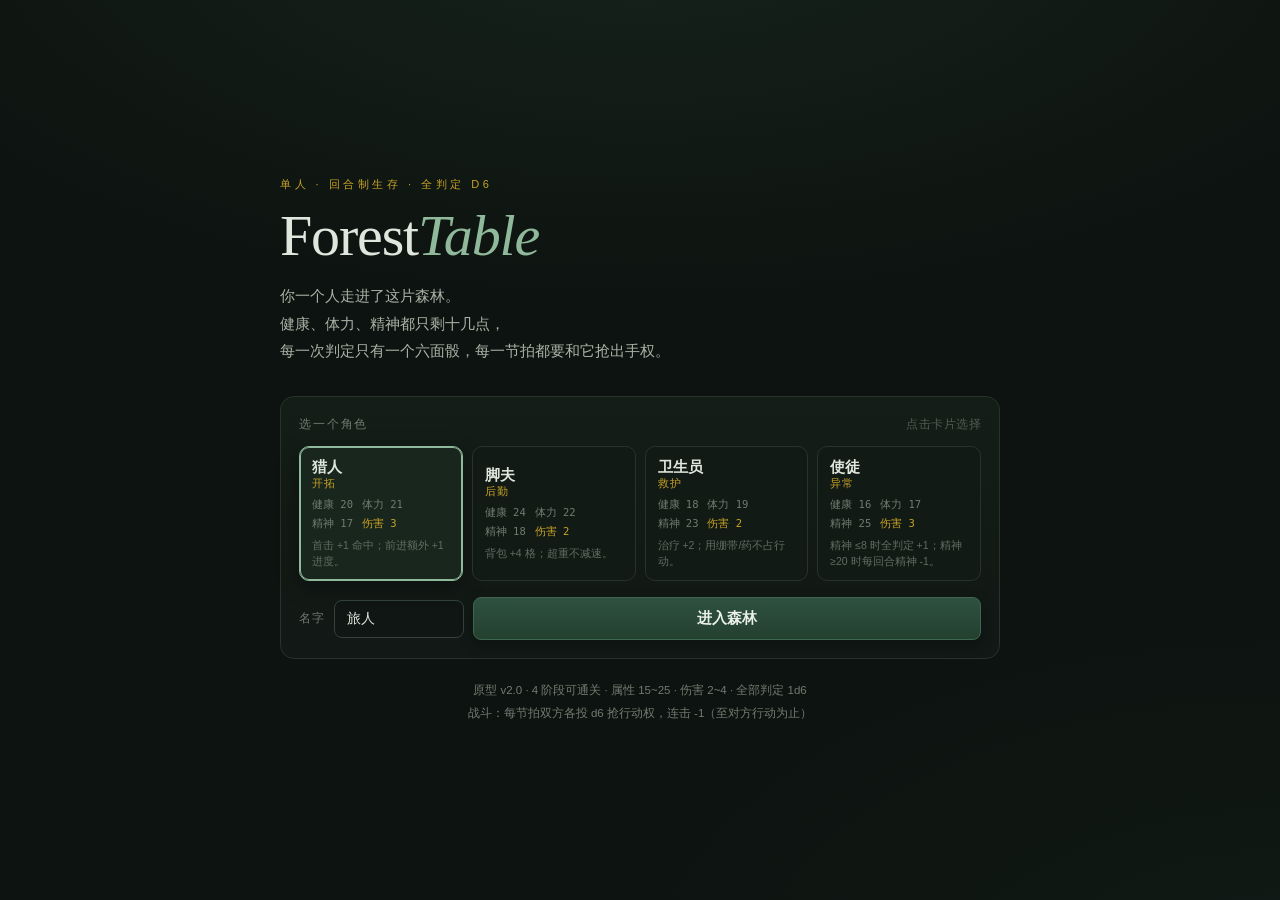
<file: game/index.html>
<!DOCTYPE html>
<html lang="zh-CN">
<head>
<meta charset="UTF-8">
<meta name="viewport" content="width=device-width, initial-scale=1.0">
<title>ForestTable · 克苏鲁森林逃生</title>
<link rel="stylesheet" href="css/style.css">
</head>
<body>

<!-- ================= 标题：选一个角色 ================= -->
<section id="screenTitle" class="screen">
  <div class="titlewrap">
    <div class="tkicker">单人 · 回合制生存 · 全判定 d6</div>
    <h1>Forest<span>Table</span></h1>
    <p class="tsub">你一个人走进了这片森林。<br>健康、体力、精神都只剩十几点，<br>每一次判定只有一个六面骰，每一节拍都要和它抢出手权。</p>

    <div class="setup">
      <div class="suhead"><span>选一个角色</span><span class="hint">点击卡片选择</span></div>
      <div id="roster" class="charcards"></div>
      <div class="namerow">
        <label>名字</label>
        <input id="playerName" maxlength="8" value="旅人">
        <button id="startBtn" class="primary big">进入森林</button>
        <button id="continueBtn" class="ghost big hidden">继续存档</button>
      </div>
    </div>

    <div class="tnote">
      原型 v2.0 · 4 阶段可通关 · 属性 15~25 · 伤害 2~4 · 全部判定 1d6<br>
      战斗：每节拍双方各投 d6 抢行动权，连击 -1（至对方行动为止）
    </div>
  </div>
</section>

<!-- ================= 游戏主界面 ================= -->
<section id="screenGame" class="screen hidden">
  <header id="topbar"></header>
  <div class="board">
    <aside class="left">
      <div id="playersCol"></div>
      <div class="panel" id="invPanel"></div>
    </aside>
    <main class="center">
      <div id="sceneBox"></div>
      <div id="stageBox"></div>
    </main>
    <aside class="side">
      <div class="panel" id="craftPanel"></div>
      <div id="previewBox"></div>
      <div class="panel" id="logPanel"></div>
    </aside>
  </div>
</section>

<div id="modalLayer"></div>
<div id="toastLayer"></div>

<script src="js/data.js"></script>
<script src="js/engine.js"></script>
<script src="js/ui.js"></script>
<script>
  document.addEventListener('DOMContentLoaded', function () { FT.UI.init(); });
</script>
</body>
</html>
</file>
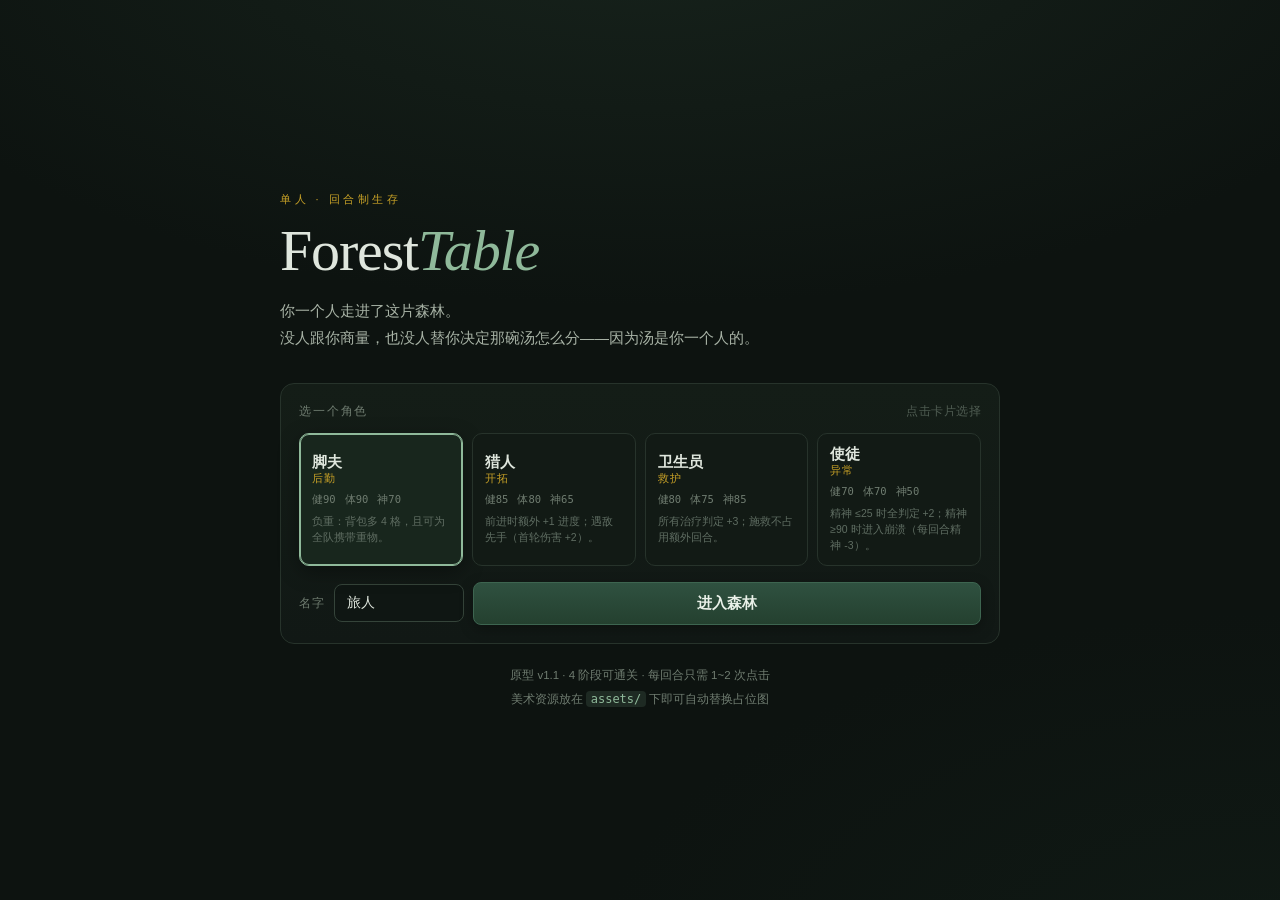
<file: web/index.html>
<!DOCTYPE html>
<html lang="zh-CN">
<head>
<meta charset="UTF-8">
<meta name="viewport" content="width=device-width, initial-scale=1.0">
<title>ForestTable · 克苏鲁森林逃生</title>
<link rel="stylesheet" href="css/style.css">
</head>
<body>

<!-- ================= 标题：选一个角色 ================= -->
<section id="screenTitle" class="screen">
  <div class="titlewrap">
    <div class="tkicker">单人 · 回合制生存</div>
    <h1>Forest<span>Table</span></h1>
    <p class="tsub">你一个人走进了这片森林。<br>没人跟你商量，也没人替你决定那碗汤怎么分——因为汤是你一个人的。</p>

    <div class="setup">
      <div class="suhead"><span>选一个角色</span><span class="hint">点击卡片选择</span></div>
      <div id="roster" class="charcards"></div>
      <div class="namerow">
        <label>名字</label>
        <input id="playerName" maxlength="8" value="旅人">
        <button id="startBtn" class="primary big">进入森林</button>
        <button id="continueBtn" class="ghost big hidden">继续存档</button>
      </div>
    </div>

    <div class="tnote">
      原型 v1.1 · 4 阶段可通关 · 每回合只需 1~2 次点击<br>
      美术资源放在 <code>assets/</code> 下即可自动替换占位图
    </div>
  </div>
</section>

<!-- ================= 游戏主界面 ================= -->
<section id="screenGame" class="screen hidden">
  <header id="topbar"></header>
  <div class="board">
    <aside class="left">
      <div id="playersCol"></div>
      <div class="panel" id="invPanel"></div>
    </aside>
    <main class="center">
      <div id="sceneBox"></div>
      <div id="stageBox"></div>
    </main>
    <aside class="side">
      <div id="previewBox"></div>
      <div class="panel" id="logPanel"></div>
    </aside>
  </div>
</section>

<div id="modalLayer"></div>
<div id="toastLayer"></div>

<script src="js/data.js"></script>
<script src="js/engine.js"></script>
<script src="js/ui.js"></script>
<script>
  document.addEventListener('DOMContentLoaded', function () { FT.UI.init(); });
</script>
</body>
</html>
</file>
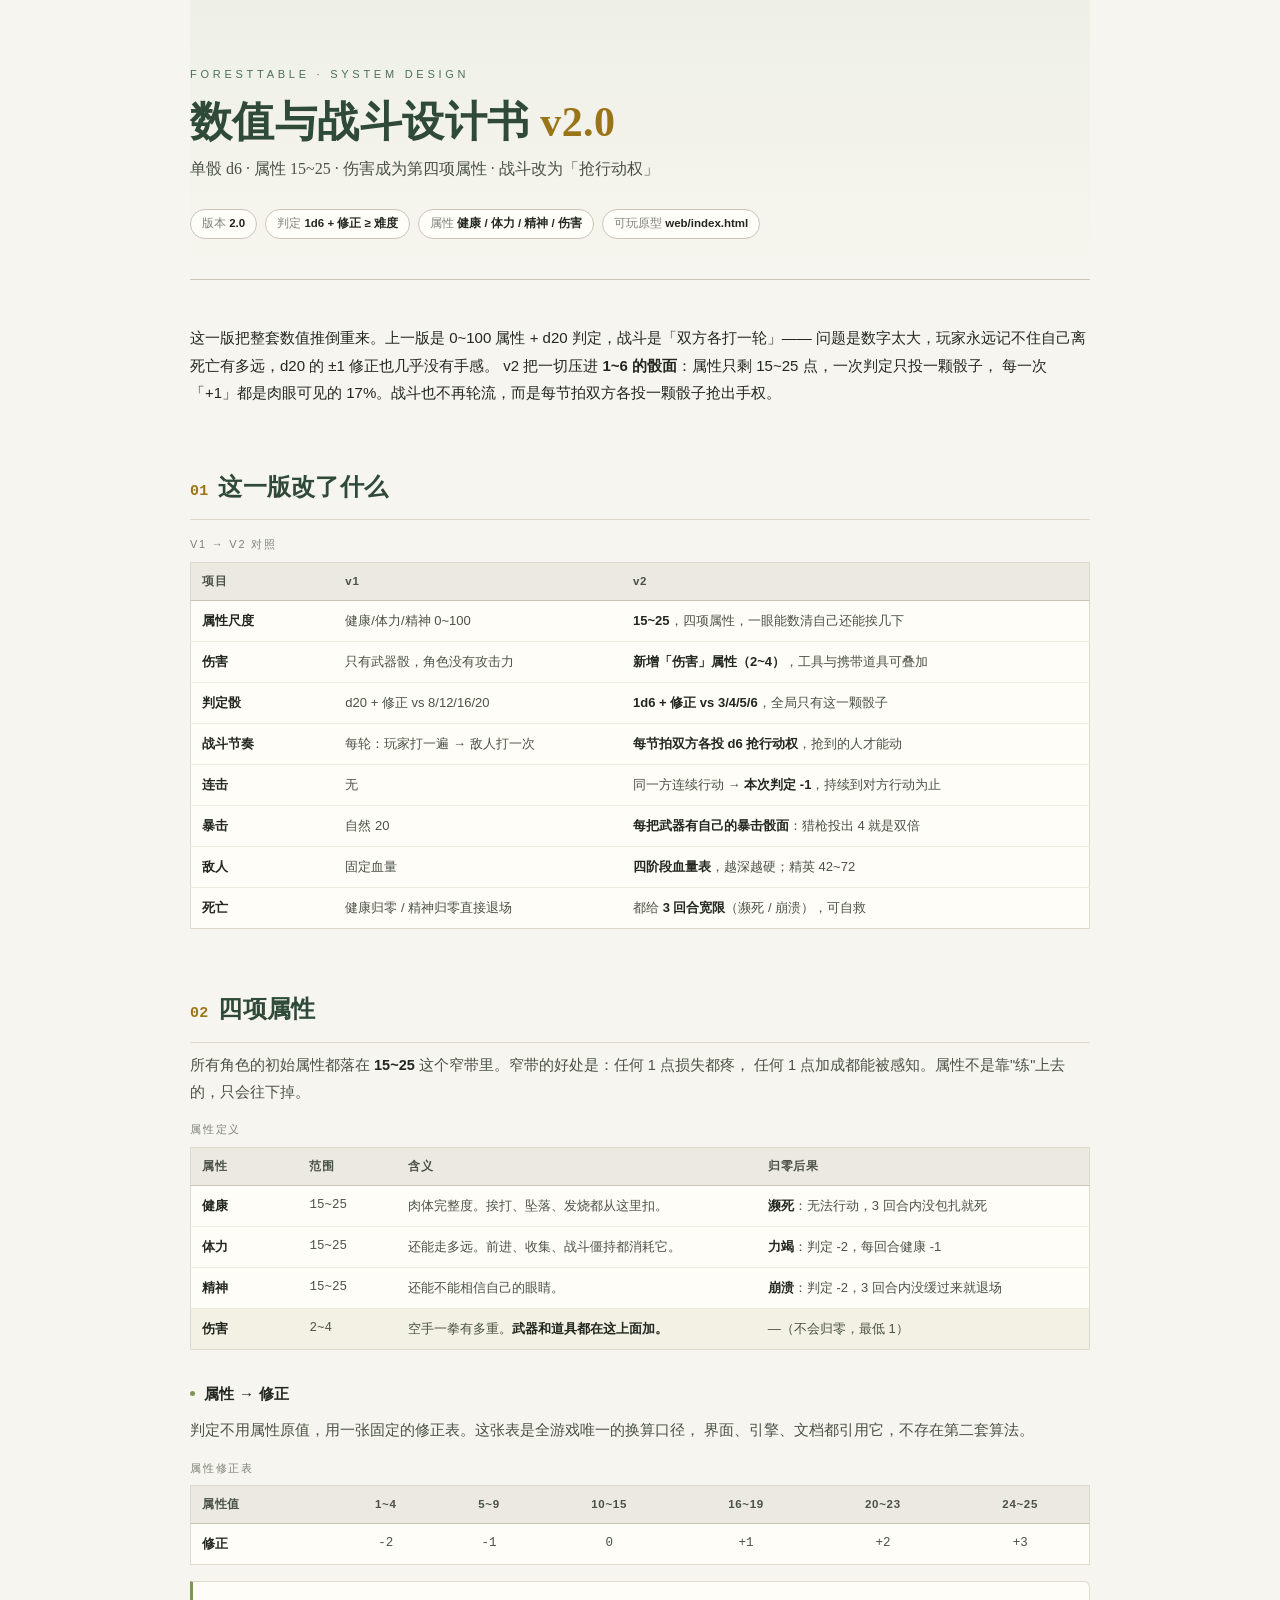
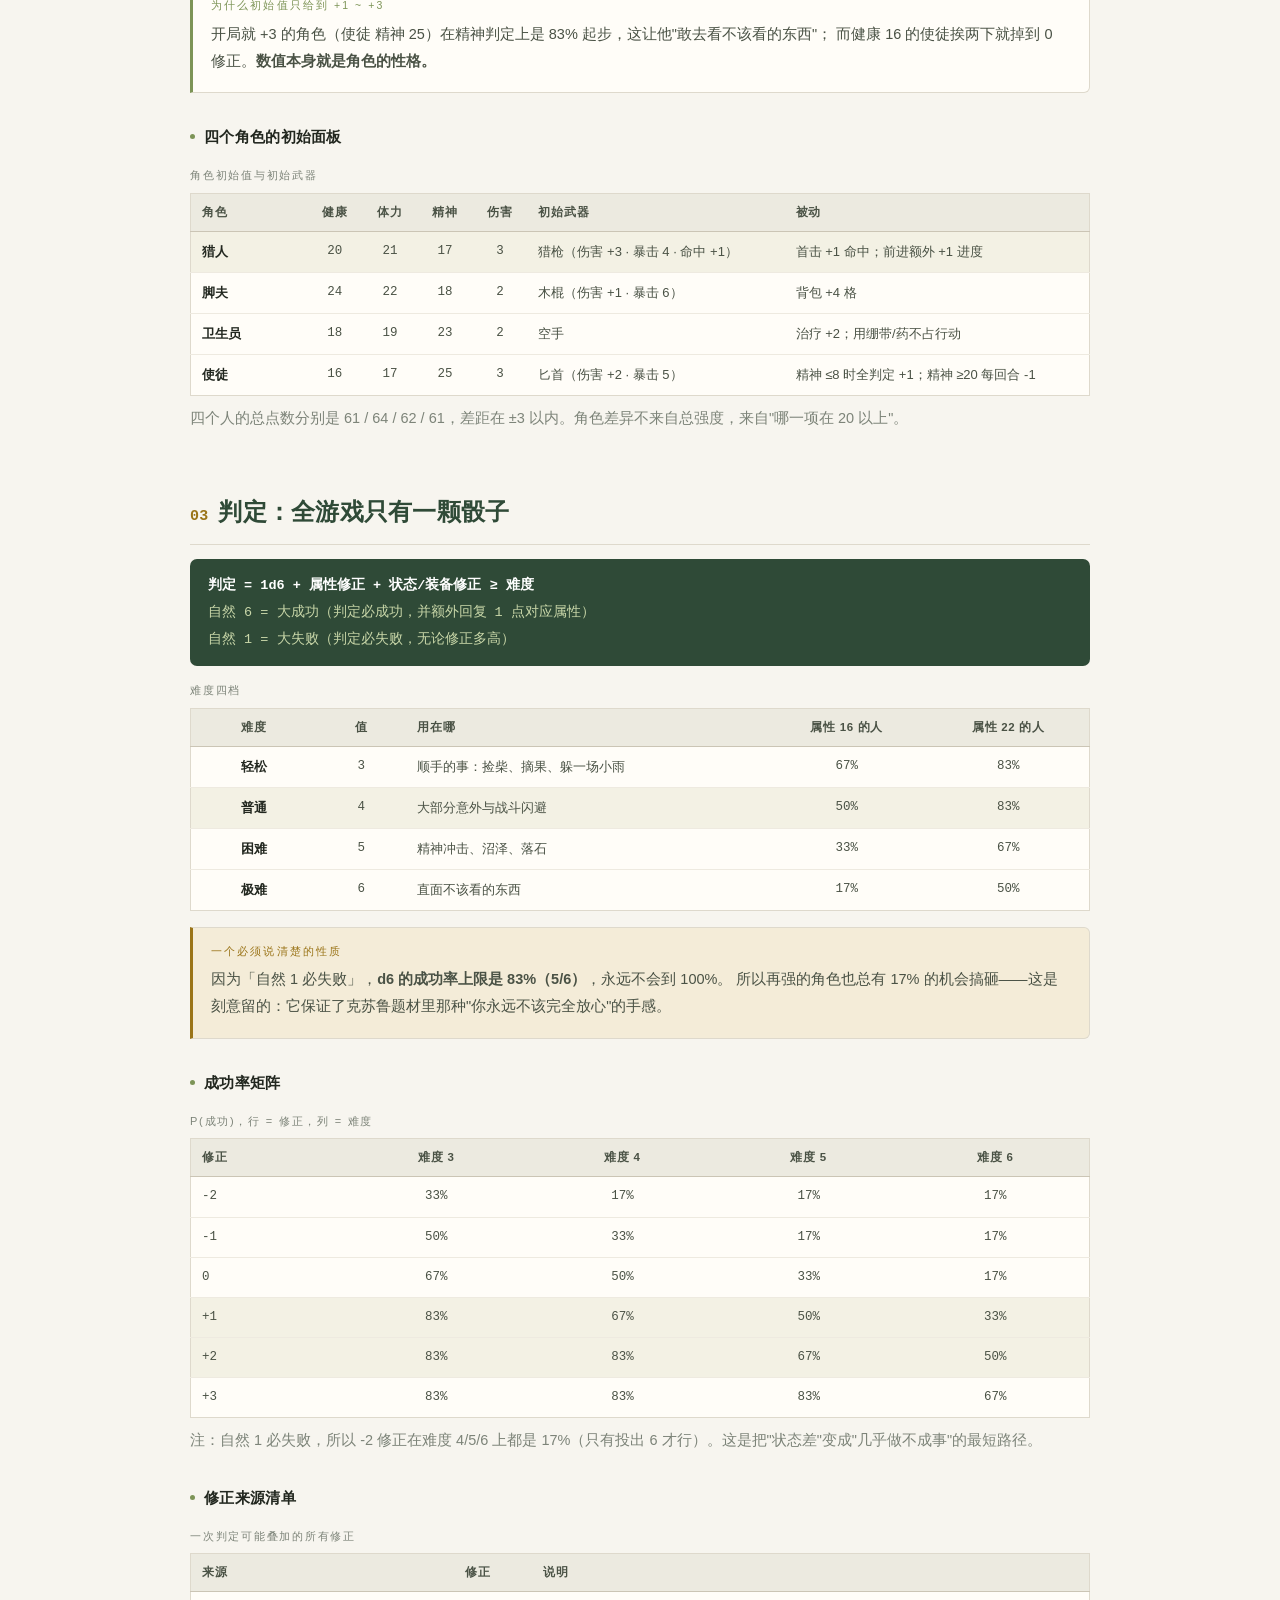
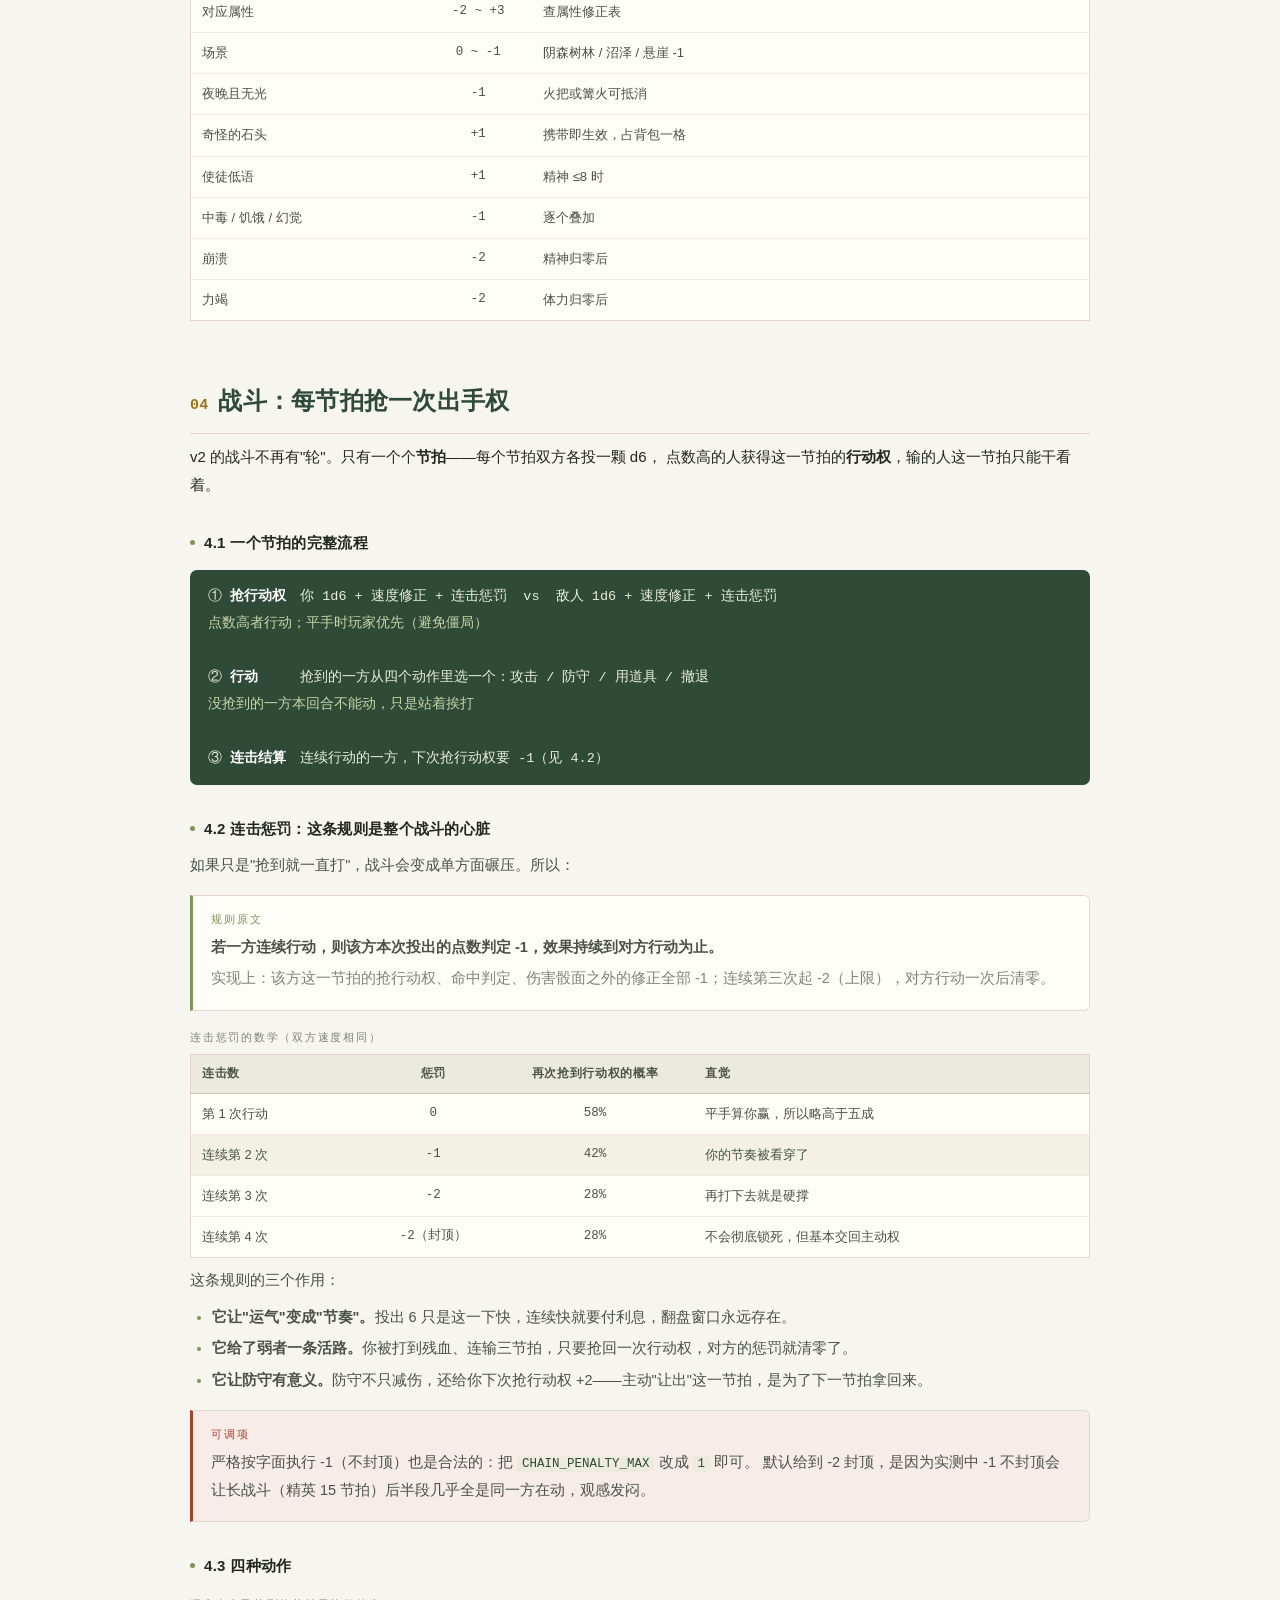
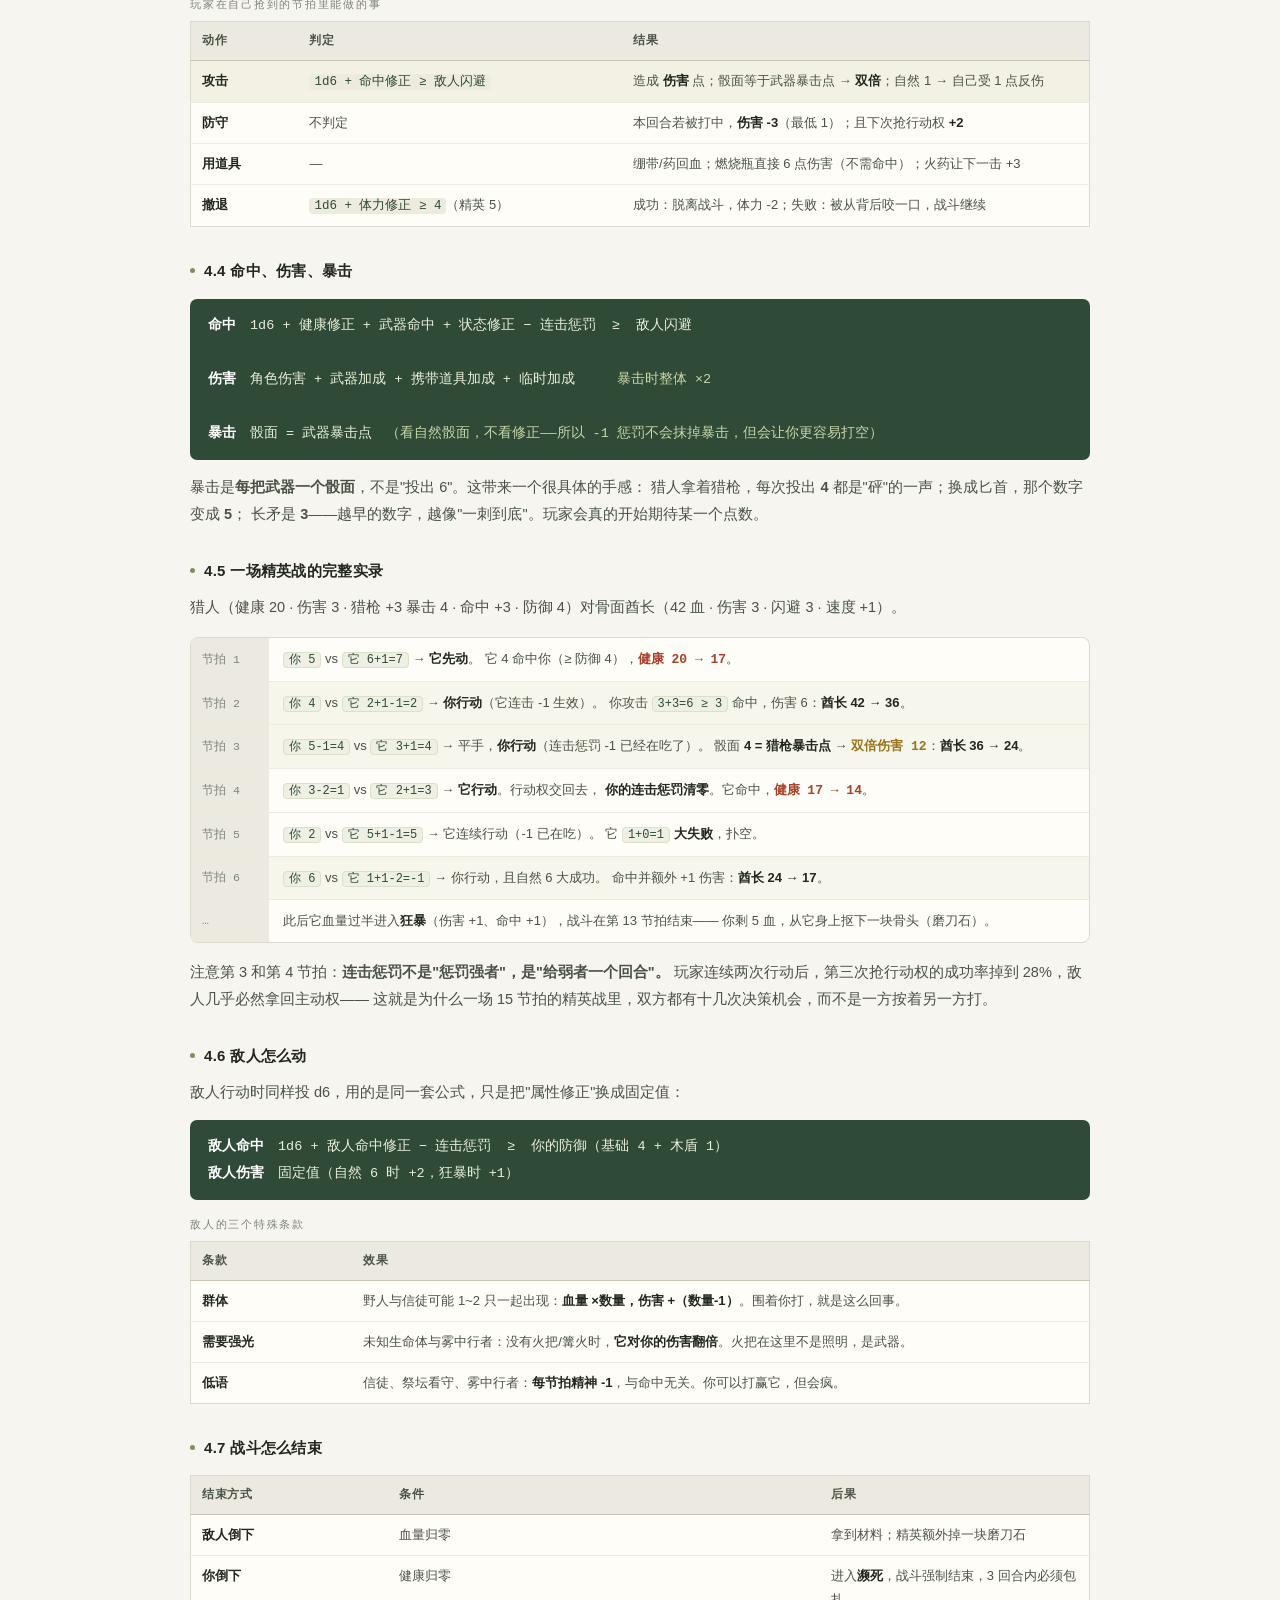
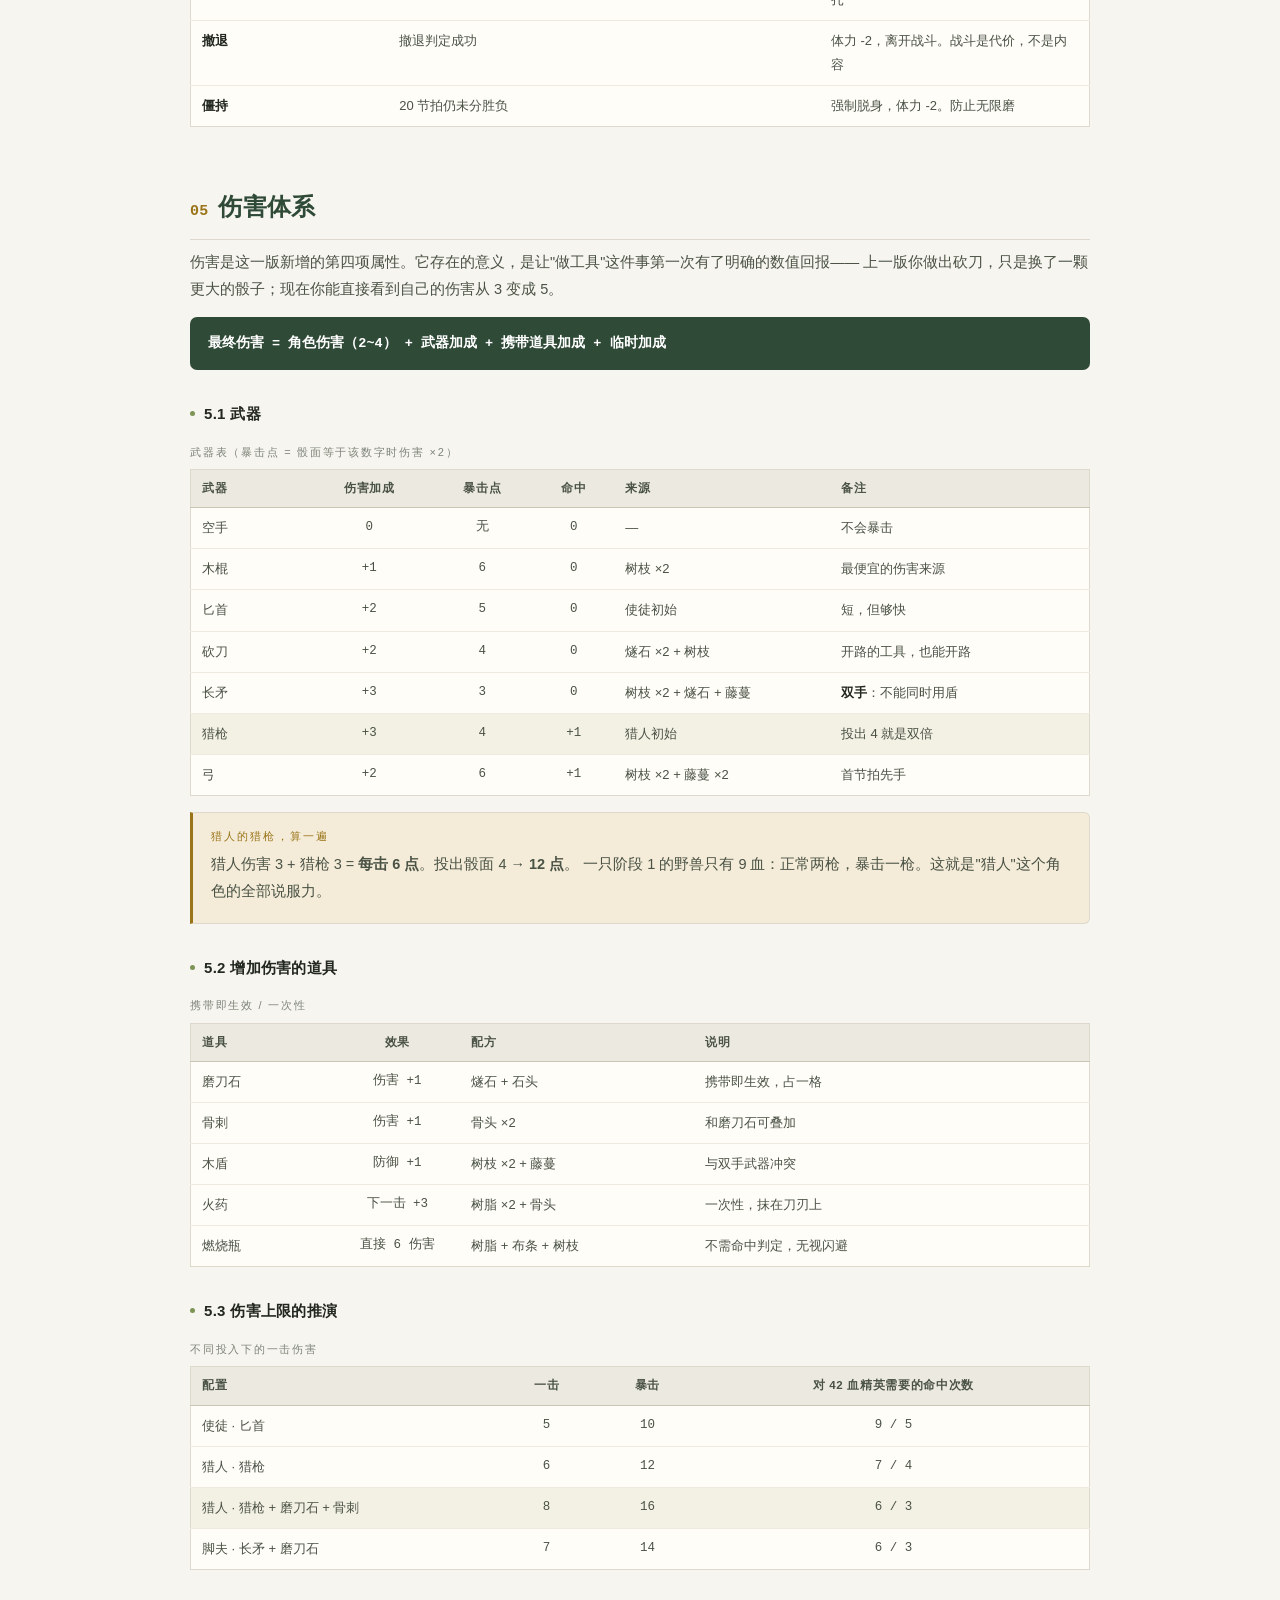
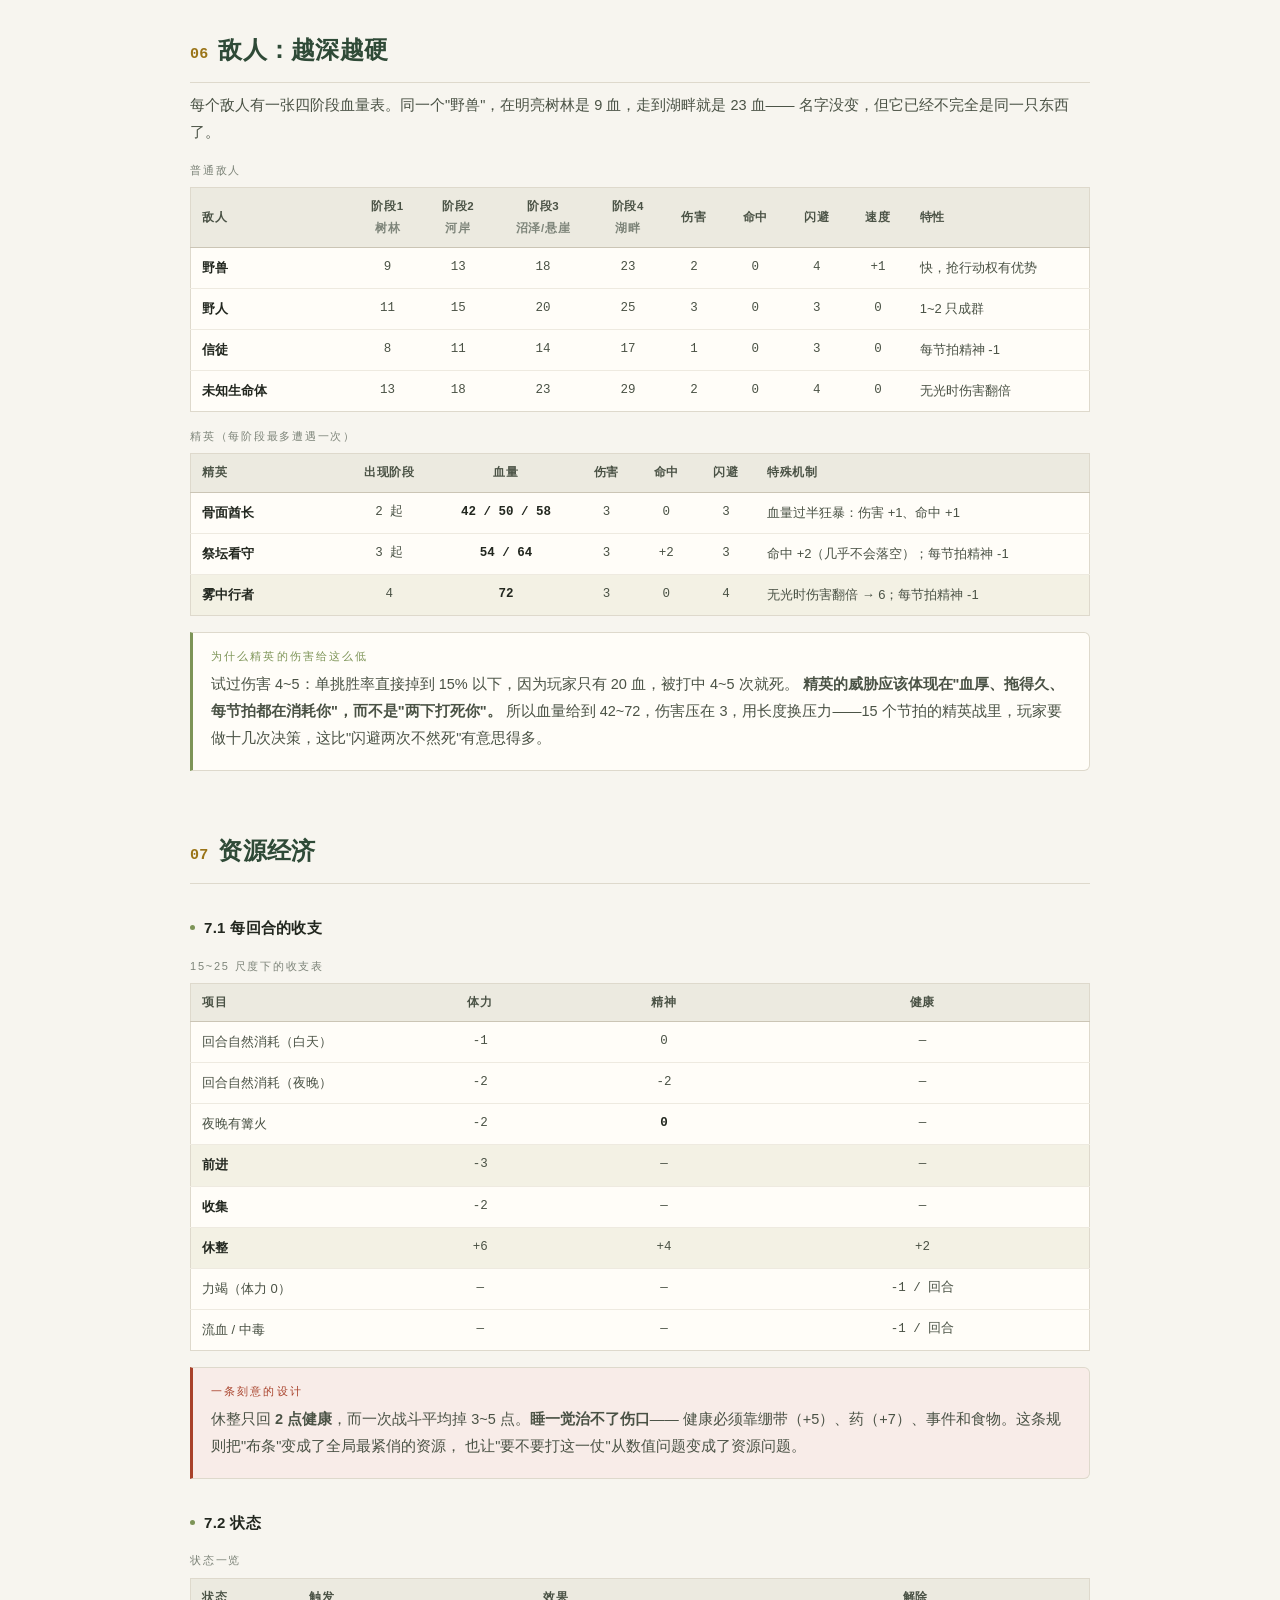
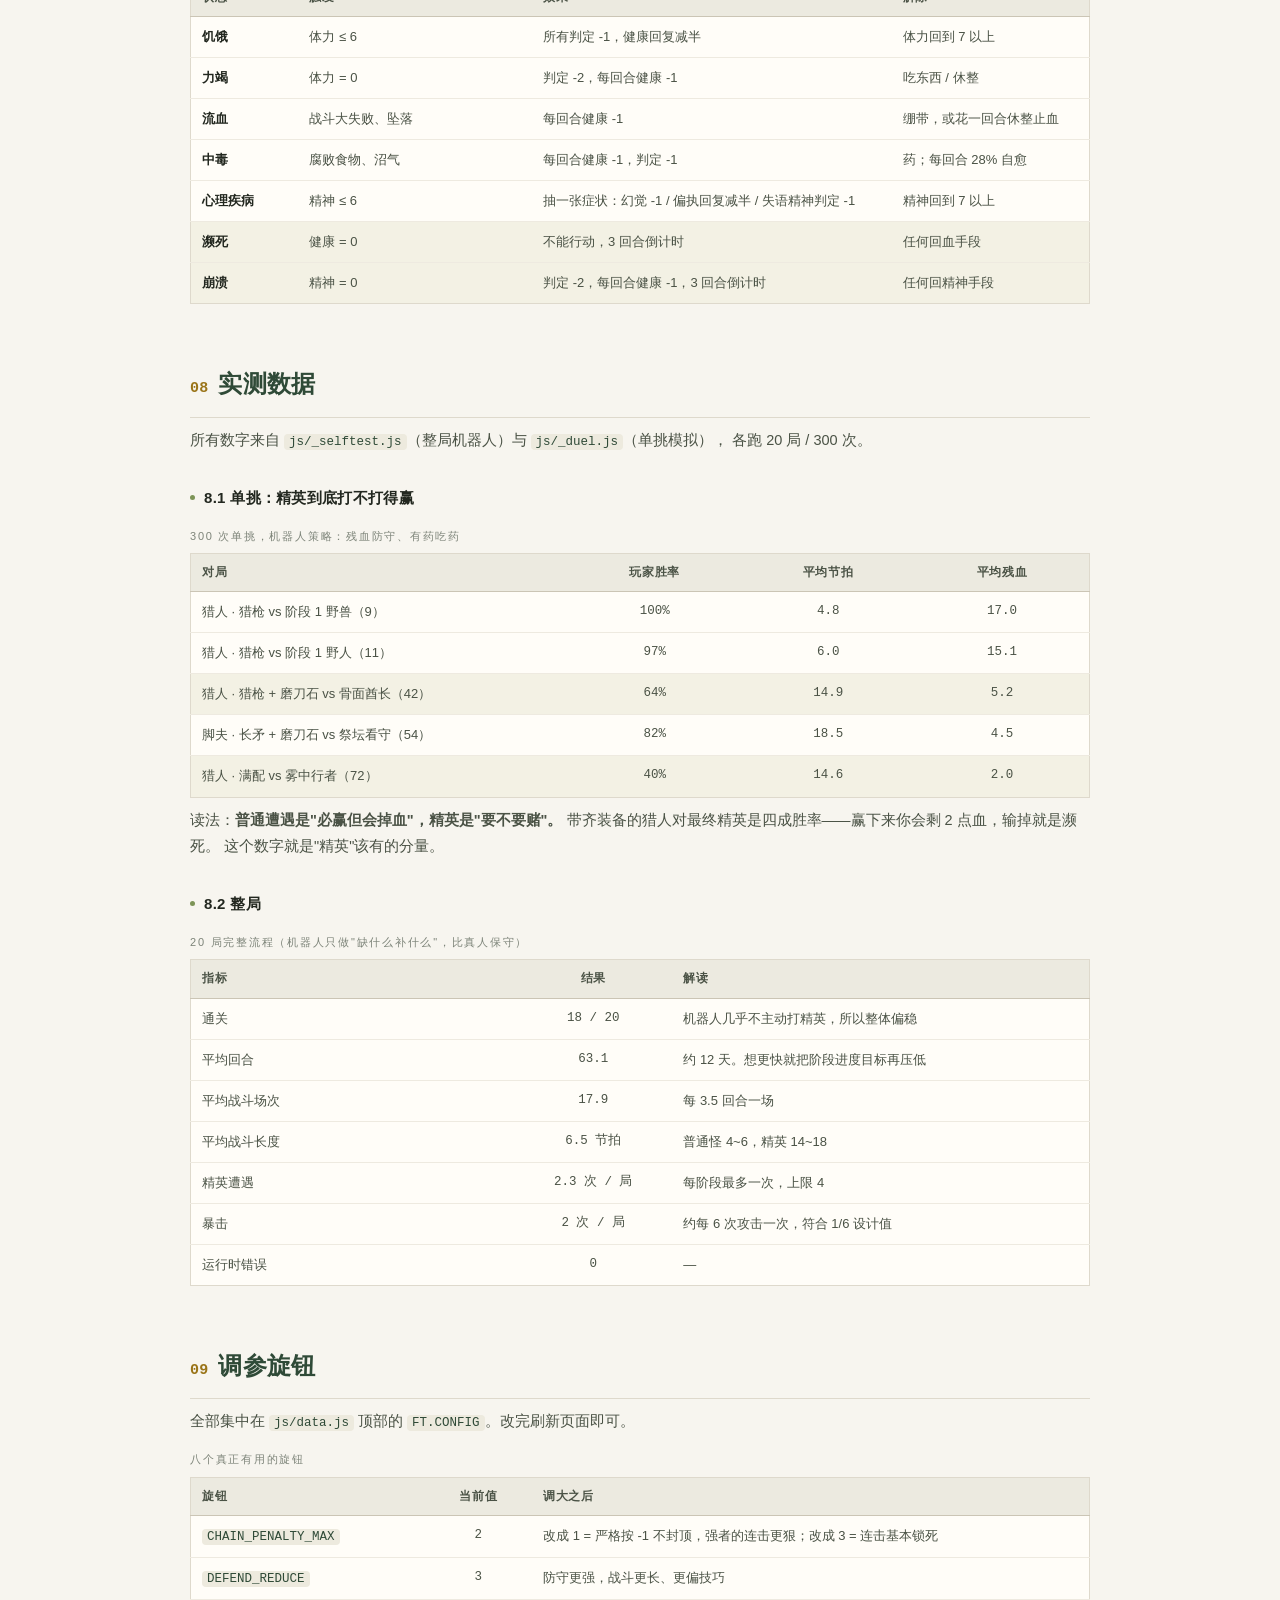
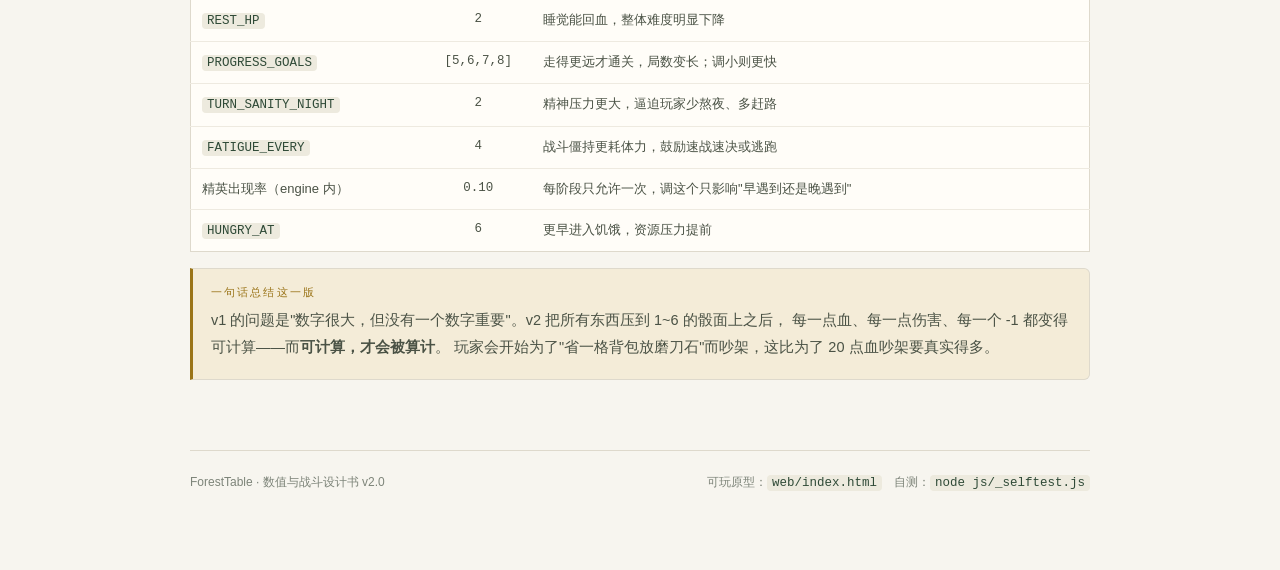
<file: game/设计文档_v2.html>
<!DOCTYPE html>
<html lang="zh-CN">
<head>
<meta charset="UTF-8">
<meta name="viewport" content="width=device-width, initial-scale=1.0">
<title>ForestTable · 数值与战斗设计书 v2.0</title>
<style>
  :root{
    --paper:#f7f5ef; --paper2:#fffdf8; --ink:#22271f; --ink2:#4a5245; --ink3:#7d8479;
    --line:#ded9cc; --line2:#cbc5b5;
    --green:#2f4a37; --green2:#4d7059; --moss:#7d9457;
    --brass:#9a7418; --brass-bg:#f4ecd8;
    --red:#a8412a; --red-bg:#f8ece8;
    --blue:#3d5f7a;
    --mono:Consolas,"SFMono-Regular",Menlo,monospace;
    --serif:Georgia,"Songti SC","SimSun",serif;
    --sans:-apple-system,BlinkMacSystemFont,"Segoe UI","PingFang SC","Microsoft YaHei",sans-serif;
  }
  *{box-sizing:border-box}
  body{
    margin:0;background:var(--paper);color:var(--ink);font-family:var(--sans);
    font-size:14.5px;line-height:1.85;-webkit-font-smoothing:antialiased;
  }
  .wrap{max-width:960px;margin:0 auto;padding:0 30px 90px}

  /* ---------- 封面 ---------- */
  header{
    padding:64px 0 40px;border-bottom:1px solid var(--line2);margin-bottom:44px;
    background:linear-gradient(180deg,#eef0e6,transparent);
  }
  .kicker{font-size:11px;letter-spacing:.34em;color:var(--green2);text-transform:uppercase;margin-bottom:14px}
  h1{font-family:var(--serif);font-size:42px;line-height:1.18;margin:0 0 6px;letter-spacing:.01em;color:var(--green);font-weight:600}
  h1 em{font-style:normal;color:var(--brass)}
  .sub{font-family:var(--serif);font-size:16px;color:var(--ink2);margin:0 0 26px}
  .metas{display:flex;flex-wrap:wrap;gap:8px}
  .meta{font-size:11.5px;padding:3px 11px;border:1px solid var(--line2);border-radius:20px;color:var(--ink3);background:var(--paper2)}
  .meta b{color:var(--ink);font-weight:600}

  /* ---------- 结构 ---------- */
  h2{
    font-family:var(--serif);font-size:24px;color:var(--green);margin:58px 0 4px;font-weight:600;
    padding-bottom:10px;border-bottom:1px solid var(--line);letter-spacing:.01em;
  }
  h2 .no{color:var(--brass);font-size:15px;margin-right:10px;font-family:var(--mono)}
  h3{font-size:15px;margin:30px 0 8px;color:var(--ink);font-weight:600;letter-spacing:.02em}
  h3::before{content:"";display:inline-block;width:5px;height:5px;background:var(--moss);border-radius:50%;margin-right:9px;vertical-align:3px}
  h4{font-size:13px;margin:20px 0 6px;color:var(--ink2);font-weight:600}
  p{margin:9px 0;color:var(--ink2)}
  p.lead{font-size:15px;color:var(--ink)}
  strong{color:var(--ink);font-weight:600}
  code{font-family:var(--mono);font-size:12.5px;background:#edeade;padding:1px 5px;border-radius:4px;color:var(--green)}

  /* ---------- 表格 ---------- */
  table{width:100%;border-collapse:collapse;margin:14px 0 6px;font-size:13px;background:var(--paper2);border:1px solid var(--line)}
  caption{caption-side:top;text-align:left;font-size:11px;letter-spacing:.16em;color:var(--ink3);text-transform:uppercase;padding-bottom:7px}
  th{background:#eceae0;text-align:left;font-weight:600;font-size:11.5px;letter-spacing:.06em;color:var(--ink2);padding:8px 11px;border-bottom:1px solid var(--line2);white-space:nowrap}
  td{padding:8px 11px;border-bottom:1px solid #eeeae0;color:var(--ink2);vertical-align:top}
  tr:last-child td{border-bottom:none}
  td b,th b{color:var(--ink)}
  .num{font-family:var(--mono);font-size:12.5px;white-space:nowrap}
  .c{text-align:center}
  tr.hi td{background:#f3f1e4}
  .dim{color:var(--ink3)}

  /* ---------- 卡片/强调块 ---------- */
  .box{border:1px solid var(--line);border-left:3px solid var(--moss);background:var(--paper2);padding:14px 18px;margin:16px 0;border-radius:0 6px 6px 0}
  .box .bt{font-size:10.5px;letter-spacing:.2em;text-transform:uppercase;color:var(--moss);margin-bottom:5px}
  .box p{margin:4px 0}
  .box.warn{border-left-color:var(--red);background:var(--red-bg)}
  .box.warn .bt{color:var(--red)}
  .box.brass{border-left-color:var(--brass);background:var(--brass-bg)}
  .box.brass .bt{color:var(--brass)}

  .formula{
    font-family:var(--mono);font-size:13.5px;background:var(--green);color:#e8efd9;
    padding:13px 18px;border-radius:7px;margin:14px 0;line-height:2;
  }
  .formula i{color:#c8d6a8;font-style:normal}
  .formula b{color:#fff;font-weight:600}

  /* 字段网格 */
  .grid{display:grid;grid-template-columns:repeat(2,1fr);gap:12px;margin:14px 0}
  .gitem{border:1px solid var(--line);background:var(--paper2);padding:12px 15px;border-radius:6px}
  .gitem .gt{font-size:11px;letter-spacing:.14em;color:var(--brass);text-transform:uppercase;margin-bottom:3px}
  .gitem .gv{font-family:var(--serif);font-size:19px;color:var(--green)}
  .gitem .gd{font-size:12px;color:var(--ink3);margin-top:2px}

  /* 概率条 */
  .pbar{display:inline-block;width:70px;height:7px;background:#e6e2d6;border-radius:4px;overflow:hidden;vertical-align:1px;margin-right:7px}
  .pbar i{display:block;height:100%;background:var(--moss);border-radius:4px}
  .pbar i.low{background:var(--brass)}
  .pbar i.vlow{background:var(--red)}

  /* 战斗实录 */
  .log{border:1px solid var(--line);border-radius:8px;overflow:hidden;margin:16px 0;background:var(--paper2)}
  .log .lrow{display:grid;grid-template-columns:78px 1fr;border-bottom:1px solid #eeeae0}
  .log .lrow:last-child{border-bottom:none}
  .log .lno{background:#eceae0;padding:9px 11px;font-family:var(--mono);font-size:11.5px;color:var(--ink3);display:flex;align-items:center}
  .log .lctx{padding:9px 14px;font-size:13px;color:var(--ink2)}
  .log .lctx b{color:var(--ink)}
  .log .dice{font-family:var(--mono);font-size:12px;background:#eef0e4;border:1px solid #dcdfc9;border-radius:4px;padding:0 5px;color:var(--green);white-space:nowrap}
  .log .dmg{font-family:var(--mono);color:var(--red);font-weight:600}
  .log .crit{font-family:var(--mono);color:var(--brass);font-weight:600}
  .log .prow{background:#f7f6ec}
  .log .erow{background:#faf4f1}

  ul,ol{margin:10px 0 10px 0;padding-left:22px;color:var(--ink2)}
  li{margin:5px 0}
  li::marker{color:var(--moss)}

  .foot{margin-top:70px;padding-top:20px;border-top:1px solid var(--line);font-size:12px;color:var(--ink3);display:flex;justify-content:space-between;flex-wrap:wrap;gap:10px}

  @media print{
    body{background:#fff}
    header{background:none}
    h2{page-break-after:avoid}
    table,.box,.log{page-break-inside:avoid}
  }
  @media (max-width:720px){
    .wrap{padding:0 18px 60px}
    h1{font-size:30px}
    .grid{grid-template-columns:1fr}
    .log .lrow{grid-template-columns:60px 1fr}
    table{font-size:12px}
  }
</style>
</head>
<body>
<div class="wrap">

<header>
  <div class="kicker">ForestTable · System Design</div>
  <h1>数值与战斗设计书 <em>v2.0</em></h1>
  <p class="sub">单骰 d6 · 属性 15~25 · 伤害成为第四项属性 · 战斗改为「抢行动权」</p>
  <div class="metas">
    <span class="meta">版本 <b>2.0</b></span>
    <span class="meta">判定 <b>1d6 + 修正 ≥ 难度</b></span>
    <span class="meta">属性 <b>健康 / 体力 / 精神 / 伤害</b></span>
    <span class="meta">可玩原型 <b>web/index.html</b></span>
  </div>
</header>

<p class="lead">
这一版把整套数值推倒重来。上一版是 0~100 属性 + d20 判定，战斗是「双方各打一轮」——
问题是数字太大，玩家永远记不住自己离死亡有多远，d20 的 ±1 修正也几乎没有手感。
v2 把一切压进 <strong>1~6 的骰面</strong>：属性只剩 15~25 点，一次判定只投一颗骰子，
每一次「+1」都是肉眼可见的 17%。战斗也不再轮流，而是每节拍双方各投一颗骰子抢出手权。
</p>

<h2><span class="no">01</span>这一版改了什么</h2>

<table>
  <caption>v1 → v2 对照</caption>
  <thead><tr><th style="width:16%">项目</th><th style="width:32%">v1</th><th>v2</th></tr></thead>
  <tbody>
    <tr><td><b>属性尺度</b></td><td>健康/体力/精神 0~100</td><td><b>15~25</b>，四项属性，一眼能数清自己还能挨几下</td></tr>
    <tr><td><b>伤害</b></td><td>只有武器骰，角色没有攻击力</td><td><b>新增「伤害」属性（2~4）</b>，工具与携带道具可叠加</td></tr>
    <tr><td><b>判定骰</b></td><td>d20 + 修正 vs 8/12/16/20</td><td><b>1d6 + 修正 vs 3/4/5/6</b>，全局只有这一颗骰子</td></tr>
    <tr><td><b>战斗节奏</b></td><td>每轮：玩家打一遍 → 敌人打一次</td><td><b>每节拍双方各投 d6 抢行动权</b>，抢到的人才能动</td></tr>
    <tr><td><b>连击</b></td><td>无</td><td>同一方连续行动 → <b>本次判定 -1</b>，持续到对方行动为止</td></tr>
    <tr><td><b>暴击</b></td><td>自然 20</td><td><b>每把武器有自己的暴击骰面</b>：猎枪投出 4 就是双倍</td></tr>
    <tr><td><b>敌人</b></td><td>固定血量</td><td><b>四阶段血量表</b>，越深越硬；精英 42~72</td></tr>
    <tr><td><b>死亡</b></td><td>健康归零 / 精神归零直接退场</td><td>都给 <b>3 回合宽限</b>（濒死 / 崩溃），可自救</td></tr>
  </tbody>
</table>

<h2><span class="no">02</span>四项属性</h2>

<p>所有角色的初始属性都落在 <strong>15~25</strong> 这个窄带里。窄带的好处是：任何 1 点损失都疼，
任何 1 点加成都能被感知。属性不是靠"练"上去的，只会往下掉。</p>

<table>
  <caption>属性定义</caption>
  <thead><tr><th style="width:12%">属性</th><th style="width:11%">范围</th><th style="width:40%">含义</th><th>归零后果</th></tr></thead>
  <tbody>
    <tr><td><b>健康</b></td><td class="num">15~25</td><td>肉体完整度。挨打、坠落、发烧都从这里扣。</td><td><b>濒死</b>：无法行动，3 回合内没包扎就死</td></tr>
    <tr><td><b>体力</b></td><td class="num">15~25</td><td>还能走多远。前进、收集、战斗僵持都消耗它。</td><td><b>力竭</b>：判定 -2，每回合健康 -1</td></tr>
    <tr><td><b>精神</b></td><td class="num">15~25</td><td>还能不能相信自己的眼睛。</td><td><b>崩溃</b>：判定 -2，3 回合内没缓过来就退场</td></tr>
    <tr class="hi"><td><b>伤害</b></td><td class="num">2~4</td><td>空手一拳有多重。<b>武器和道具都在这上面加。</b></td><td>—（不会归零，最低 1）</td></tr>
  </tbody>
</table>

<h3>属性 → 修正</h3>

<p>判定不用属性原值，用一张固定的修正表。这张表是全游戏唯一的换算口径，
界面、引擎、文档都引用它，不存在第二套算法。</p>

<table>
  <caption>属性修正表</caption>
  <thead><tr><th>属性值</th><th class="c">1~4</th><th class="c">5~9</th><th class="c">10~15</th><th class="c">16~19</th><th class="c">20~23</th><th class="c">24~25</th></tr></thead>
  <tbody><tr><td><b>修正</b></td>
    <td class="c num">-2</td><td class="c num">-1</td><td class="c num">0</td>
    <td class="c num">+1</td><td class="c num">+2</td><td class="c num">+3</td></tr></tbody>
</table>

<div class="box">
  <div class="bt">为什么初始值只给到 +1 ~ +3</div>
  <p>开局就 +3 的角色（使徒 精神 25）在精神判定上是 83% 起步，这让他"敢去看不该看的东西"；
  而健康 16 的使徒挨两下就掉到 0 修正。<b>数值本身就是角色的性格。</b></p>
</div>

<h3>四个角色的初始面板</h3>

<table>
  <caption>角色初始值与初始武器</caption>
  <thead><tr><th style="width:13%">角色</th><th class="c">健康</th><th class="c">体力</th><th class="c">精神</th><th class="c">伤害</th><th>初始武器</th><th>被动</th></tr></thead>
  <tbody>
    <tr class="hi"><td><b>猎人</b></td><td class="c num">20</td><td class="c num">21</td><td class="c num">17</td><td class="c num">3</td>
      <td>猎枪（伤害 +3 · 暴击 4 · 命中 +1）</td><td>首击 +1 命中；前进额外 +1 进度</td></tr>
    <tr><td><b>脚夫</b></td><td class="c num">24</td><td class="c num">22</td><td class="c num">18</td><td class="c num">2</td>
      <td>木棍（伤害 +1 · 暴击 6）</td><td>背包 +4 格</td></tr>
    <tr><td><b>卫生员</b></td><td class="c num">18</td><td class="c num">19</td><td class="c num">23</td><td class="c num">2</td>
      <td>空手</td><td>治疗 +2；用绷带/药不占行动</td></tr>
    <tr><td><b>使徒</b></td><td class="c num">16</td><td class="c num">17</td><td class="c num">25</td><td class="c num">3</td>
      <td>匕首（伤害 +2 · 暴击 5）</td><td>精神 ≤8 时全判定 +1；精神 ≥20 每回合 -1</td></tr>
  </tbody>
</table>

<p class="dim">四个人的总点数分别是 61 / 64 / 62 / 61，差距在 ±3 以内。角色差异不来自总强度，来自"哪一项在 20 以上"。</p>

<h2><span class="no">03</span>判定：全游戏只有一颗骰子</h2>

<div class="formula">
  <b>判定 = 1d6 + 属性修正 + 状态/装备修正 ≥ 难度</b><br>
  <i>自然 6 = 大成功（判定必成功，并额外回复 1 点对应属性）</i><br>
  <i>自然 1 = 大失败（判定必失败，无论修正多高）</i>
</div>

<table>
  <caption>难度四档</caption>
  <thead><tr><th class="c" style="width:14%">难度</th><th class="c" style="width:10%">值</th><th>用在哪</th><th class="c" style="width:18%">属性 16 的人</th><th class="c" style="width:18%">属性 22 的人</th></tr></thead>
  <tbody>
    <tr><td class="c"><b>轻松</b></td><td class="c num">3</td><td>顺手的事：捡柴、摘果、躲一场小雨</td>
      <td class="c num">67%</td><td class="c num">83%</td></tr>
    <tr class="hi"><td class="c"><b>普通</b></td><td class="c num">4</td><td>大部分意外与战斗闪避</td>
      <td class="c num">50%</td><td class="c num">83%</td></tr>
    <tr><td class="c"><b>困难</b></td><td class="c num">5</td><td>精神冲击、沼泽、落石</td>
      <td class="c num">33%</td><td class="c num">67%</td></tr>
    <tr><td class="c"><b>极难</b></td><td class="c num">6</td><td>直面不该看的东西</td>
      <td class="c num">17%</td><td class="c num">50%</td></tr>
  </tbody>
</table>

<div class="box brass">
  <div class="bt">一个必须说清楚的性质</div>
  <p>因为「自然 1 必失败」，<b>d6 的成功率上限是 83%（5/6）</b>，永远不会到 100%。
  所以再强的角色也总有 17% 的机会搞砸——这是刻意留的：它保证了克苏鲁题材里那种"你永远不该完全放心"的手感。</p>
</div>

<h3>成功率矩阵</h3>

<table>
  <caption>P(成功)，行 = 修正，列 = 难度</caption>
  <thead><tr><th>修正</th><th class="c">难度 3</th><th class="c">难度 4</th><th class="c">难度 5</th><th class="c">难度 6</th></tr></thead>
  <tbody>
    <tr><td class="num">-2</td><td class="c num">33%</td><td class="c num">17%</td><td class="c num">17%</td><td class="c num">17%</td></tr>
    <tr><td class="num">-1</td><td class="c num">50%</td><td class="c num">33%</td><td class="c num">17%</td><td class="c num">17%</td></tr>
    <tr><td class="num">0</td><td class="c num">67%</td><td class="c num">50%</td><td class="c num">33%</td><td class="c num">17%</td></tr>
    <tr class="hi"><td class="num">+1</td><td class="c num">83%</td><td class="c num">67%</td><td class="c num">50%</td><td class="c num">33%</td></tr>
    <tr class="hi"><td class="num">+2</td><td class="c num">83%</td><td class="c num">83%</td><td class="c num">67%</td><td class="c num">50%</td></tr>
    <tr><td class="num">+3</td><td class="c num">83%</td><td class="c num">83%</td><td class="c num">83%</td><td class="c num">67%</td></tr>
  </tbody>
</table>

<p class="dim">注：自然 1 必失败，所以 -2 修正在难度 4/5/6 上都是 17%（只有投出 6 才行）。这是把"状态差"变成"几乎做不成事"的最短路径。</p>

<h3>修正来源清单</h3>

<table>
  <caption>一次判定可能叠加的所有修正</caption>
  <thead><tr><th style="width:26%">来源</th><th class="c" style="width:12%">修正</th><th>说明</th></tr></thead>
  <tbody>
    <tr><td>对应属性</td><td class="c num">-2 ~ +3</td><td>查属性修正表</td></tr>
    <tr><td>场景</td><td class="c num">0 ~ -1</td><td>阴森树林 / 沼泽 / 悬崖 -1</td></tr>
    <tr><td>夜晚且无光</td><td class="c num">-1</td><td>火把或篝火可抵消</td></tr>
    <tr><td>奇怪的石头</td><td class="c num">+1</td><td>携带即生效，占背包一格</td></tr>
    <tr><td>使徒低语</td><td class="c num">+1</td><td>精神 ≤8 时</td></tr>
    <tr><td>中毒 / 饥饿 / 幻觉</td><td class="c num">-1</td><td>逐个叠加</td></tr>
    <tr><td>崩溃</td><td class="c num">-2</td><td>精神归零后</td></tr>
    <tr><td>力竭</td><td class="c num">-2</td><td>体力归零后</td></tr>
  </tbody>
</table>

<h2><span class="no">04</span>战斗：每节拍抢一次出手权</h2>

<p class="lead">v2 的战斗不再有"轮"。只有一个个<b>节拍</b>——每个节拍双方各投一颗 d6，
点数高的人获得这一节拍的<b>行动权</b>，输的人这一节拍只能干看着。</p>

<h3>4.1 一个节拍的完整流程</h3>

<div class="formula">
  ① <b>抢行动权</b>　你 1d6 + 速度修正 + 连击惩罚 &nbsp;vs&nbsp; 敌人 1d6 + 速度修正 + 连击惩罚<br>
  <i>点数高者行动；平手时玩家优先（避免僵局）</i><br><br>
  ② <b>行动</b>　　　抢到的一方从四个动作里选一个：攻击 / 防守 / 用道具 / 撤退<br>
  <i>没抢到的一方本回合不能动，只是站着挨打</i><br><br>
  ③ <b>连击结算</b>　连续行动的一方，下次抢行动权要 -1（见 4.2）
</div>

<h3>4.2 连击惩罚：这条规则是整个战斗的心脏</h3>

<p>如果只是"抢到就一直打"，战斗会变成单方面碾压。所以：</p>

<div class="box">
  <div class="bt">规则原文</div>
  <p><b>若一方连续行动，则该方本次投出的点数判定 -1，效果持续到对方行动为止。</b></p>
  <p class="dim">实现上：该方这一节拍的抢行动权、命中判定、伤害骰面之外的修正全部 -1；连续第三次起 -2（上限），对方行动一次后清零。</p>
</div>

<table>
  <caption>连击惩罚的数学（双方速度相同）</caption>
  <thead><tr><th style="width:20%">连击数</th><th class="c" style="width:14%">惩罚</th><th class="c" style="width:22%">再次抢到行动权的概率</th><th>直觉</th></tr></thead>
  <tbody>
    <tr><td>第 1 次行动</td><td class="c num">0</td><td class="c num">58%</td><td>平手算你赢，所以略高于五成</td></tr>
    <tr class="hi"><td>连续第 2 次</td><td class="c num">-1</td><td class="c num">42%</td><td>你的节奏被看穿了</td></tr>
    <tr><td>连续第 3 次</td><td class="c num">-2</td><td class="c num">28%</td><td>再打下去就是硬撑</td></tr>
    <tr><td>连续第 4 次</td><td class="c num">-2（封顶）</td><td class="c num">28%</td><td>不会彻底锁死，但基本交回主动权</td></tr>
  </tbody>
</table>

<p>这条规则的三个作用：</p>
<ul>
  <li><b>它让"运气"变成"节奏"。</b>投出 6 只是这一下快，连续快就要付利息，翻盘窗口永远存在。</li>
  <li><b>它给了弱者一条活路。</b>你被打到残血、连输三节拍，只要抢回一次行动权，对方的惩罚就清零了。</li>
  <li><b>它让防守有意义。</b>防守不只减伤，还给你下次抢行动权 +2——主动"让出"这一节拍，是为了下一节拍拿回来。</li>
</ul>

<div class="box warn">
  <div class="bt">可调项</div>
  <p>严格按字面执行 -1（不封顶）也是合法的：把 <code>CHAIN_PENALTY_MAX</code> 改成 <code>1</code> 即可。
  默认给到 -2 封顶，是因为实测中 -1 不封顶会让长战斗（精英 15 节拍）后半段几乎全是同一方在动，观感发闷。</p>
</div>

<h3>4.3 四种动作</h3>

<table>
  <caption>玩家在自己抢到的节拍里能做的事</caption>
  <thead><tr><th style="width:12%">动作</th><th style="width:36%">判定</th><th>结果</th></tr></thead>
  <tbody>
    <tr class="hi"><td><b>攻击</b></td><td><code>1d6 + 命中修正 ≥ 敌人闪避</code></td>
      <td>造成 <b>伤害</b> 点；骰面等于武器暴击点 → <b>双倍</b>；自然 1 → 自己受 1 点反伤</td></tr>
    <tr><td><b>防守</b></td><td>不判定</td>
      <td>本回合若被打中，<b>伤害 -3</b>（最低 1）；且下次抢行动权 <b>+2</b></td></tr>
    <tr><td><b>用道具</b></td><td>—</td>
      <td>绷带/药回血；燃烧瓶直接 6 点伤害（不需命中）；火药让下一击 +3</td></tr>
    <tr><td><b>撤退</b></td><td><code>1d6 + 体力修正 ≥ 4</code>（精英 5）</td>
      <td>成功：脱离战斗，体力 -2；失败：被从背后咬一口，战斗继续</td></tr>
  </tbody>
</table>

<h3>4.4 命中、伤害、暴击</h3>

<div class="formula">
  <b>命中</b>　1d6 + 健康修正 + 武器命中 + 状态修正 − 连击惩罚 &nbsp;≥&nbsp; 敌人闪避<br><br>
  <b>伤害</b>　角色伤害 + 武器加成 + 携带道具加成 + 临时加成　　　<i>暴击时整体 ×2</i><br><br>
  <b>暴击</b>　骰面 = 武器暴击点　<i>（看自然骰面，不看修正——所以 -1 惩罚不会抹掉暴击，但会让你更容易打空）</i>
</div>

<p>暴击是<b>每把武器一个骰面</b>，不是"投出 6"。这带来一个很具体的手感：
猎人拿着猎枪，每次投出 <b>4</b> 都是"砰"的一声；换成匕首，那个数字变成 <b>5</b>；
长矛是 <b>3</b>——越早的数字，越像"一刺到底"。玩家会真的开始期待某一个点数。</p>

<h3>4.5 一场精英战的完整实录</h3>

<p>猎人（健康 20 · 伤害 3 · 猎枪 +3 暴击 4 · 命中 +3 · 防御 4）对骨面酋长（42 血 · 伤害 3 · 闪避 3 · 速度 +1）。</p>

<div class="log">
  <div class="lrow"><div class="lno">节拍 1</div><div class="lctx">
    <span class="dice">你 5</span> vs <span class="dice">它 6+1=7</span> → <b>它先动</b>。
    它 4 命中你（≥ 防御 4），<span class="dmg">健康 20 → 17</span>。</div></div>

  <div class="lrow prow"><div class="lno">节拍 2</div><div class="lctx">
    <span class="dice">你 4</span> vs <span class="dice">它 2+1-1=2</span> → <b>你行动</b>（它连击 -1 生效）。
    你攻击 <span class="dice">3+3=6 ≥ 3</span> 命中，伤害 6：<b>酋长 42 → 36</b>。</div></div>

  <div class="lrow prow"><div class="lno">节拍 3</div><div class="lctx">
    <span class="dice">你 5-1=4</span> vs <span class="dice">它 3+1=4</span> → 平手，<b>你行动</b>（连击惩罚 -1 已经在吃了）。
    骰面 <b>4 = 猎枪暴击点</b> → <span class="crit">双倍伤害 12</span>：<b>酋长 36 → 24</b>。</div></div>

  <div class="lrow"><div class="lno">节拍 4</div><div class="lctx">
    <span class="dice">你 3-2=1</span> vs <span class="dice">它 2+1=3</span> → <b>它行动</b>。行动权交回去，
    <b>你的连击惩罚清零</b>。它命中，<span class="dmg">健康 17 → 14</span>。</div></div>

  <div class="lrow"><div class="lno">节拍 5</div><div class="lctx">
    <span class="dice">你 2</span> vs <span class="dice">它 5+1-1=5</span> → 它连续行动（-1 已在吃）。
    它 <span class="dice">1+0=1</span> <b>大失败</b>，扑空。</div></div>

  <div class="lrow prow"><div class="lno">节拍 6</div><div class="lctx">
    <span class="dice">你 6</span> vs <span class="dice">它 1+1-2=-1</span> → 你行动，且自然 6 大成功。
    命中并额外 +1 伤害：<b>酋长 24 → 17</b>。</div></div>

  <div class="lrow"><div class="lno">…</div><div class="lctx dim">
    此后它血量过半进入<b>狂暴</b>（伤害 +1、命中 +1），战斗在第 13 节拍结束——
    你剩 5 血，从它身上抠下一块骨头（磨刀石）。</div></div>
</div>

<p>注意第 3 和第 4 节拍：<b>连击惩罚不是"惩罚强者"，是"给弱者一个回合"。</b>
玩家连续两次行动后，第三次抢行动权的成功率掉到 28%，敌人几乎必然拿回主动权——
这就是为什么一场 15 节拍的精英战里，双方都有十几次决策机会，而不是一方按着另一方打。</p>

<h3>4.6 敌人怎么动</h3>

<p>敌人行动时同样投 d6，用的是同一套公式，只是把"属性修正"换成固定值：</p>

<div class="formula">
  <b>敌人命中</b>　1d6 + 敌人命中修正 − 连击惩罚 &nbsp;≥&nbsp; 你的防御（基础 4 + 木盾 1）<br>
  <b>敌人伤害</b>　固定值（自然 6 时 +2，狂暴时 +1）
</div>

<table>
  <caption>敌人的三个特殊条款</caption>
  <thead><tr><th style="width:18%">条款</th><th>效果</th></tr></thead>
  <tbody>
    <tr><td><b>群体</b></td><td>野人与信徒可能 1~2 只一起出现：<b>血量 ×数量，伤害 +（数量-1）</b>。围着你打，就是这么回事。</td></tr>
    <tr><td><b>需要强光</b></td><td>未知生命体与雾中行者：没有火把/篝火时，<b>它对你的伤害翻倍</b>。火把在这里不是照明，是武器。</td></tr>
    <tr><td><b>低语</b></td><td>信徒、祭坛看守、雾中行者：<b>每节拍精神 -1</b>，与命中无关。你可以打赢它，但会疯。</td></tr>
  </tbody>
</table>

<h3>4.7 战斗怎么结束</h3>

<table>
  <thead><tr><th style="width:22%">结束方式</th><th>条件</th><th style="width:30%">后果</th></tr></thead>
  <tbody>
    <tr><td><b>敌人倒下</b></td><td>血量归零</td><td>拿到材料；精英额外掉一块磨刀石</td></tr>
    <tr><td><b>你倒下</b></td><td>健康归零</td><td>进入<b>濒死</b>，战斗强制结束，3 回合内必须包扎</td></tr>
    <tr><td><b>撤退</b></td><td>撤退判定成功</td><td>体力 -2，离开战斗。战斗是代价，不是内容</td></tr>
    <tr><td><b>僵持</b></td><td>20 节拍仍未分胜负</td><td>强制脱身，体力 -2。防止无限磨</td></tr>
  </tbody>
</table>

<h2><span class="no">05</span>伤害体系</h2>

<p>伤害是这一版新增的第四项属性。它存在的意义，是让"做工具"这件事第一次有了明确的数值回报——
上一版你做出砍刀，只是换了一颗更大的骰子；现在你能直接看到自己的伤害从 3 变成 5。</p>

<div class="formula">
  <b>最终伤害 = 角色伤害（2~4） + 武器加成 + 携带道具加成 + 临时加成</b>
</div>

<h3>5.1 武器</h3>

<table>
  <caption>武器表（暴击点 = 骰面等于该数字时伤害 ×2）</caption>
  <thead><tr><th style="width:13%">武器</th><th class="c">伤害加成</th><th class="c">暴击点</th><th class="c">命中</th><th style="width:24%">来源</th><th>备注</th></tr></thead>
  <tbody>
    <tr><td>空手</td><td class="c num">0</td><td class="c num">无</td><td class="c num">0</td><td>—</td><td>不会暴击</td></tr>
    <tr><td>木棍</td><td class="c num">+1</td><td class="c num">6</td><td class="c num">0</td><td>树枝 ×2</td><td>最便宜的伤害来源</td></tr>
    <tr><td>匕首</td><td class="c num">+2</td><td class="c num">5</td><td class="c num">0</td><td>使徒初始</td><td>短，但够快</td></tr>
    <tr><td>砍刀</td><td class="c num">+2</td><td class="c num">4</td><td class="c num">0</td><td>燧石 ×2 + 树枝</td><td>开路的工具，也能开路</td></tr>
    <tr><td>长矛</td><td class="c num">+3</td><td class="c num">3</td><td class="c num">0</td><td>树枝 ×2 + 燧石 + 藤蔓</td><td><b>双手</b>：不能同时用盾</td></tr>
    <tr class="hi"><td>猎枪</td><td class="c num">+3</td><td class="c num">4</td><td class="c num">+1</td><td>猎人初始</td><td>投出 4 就是双倍</td></tr>
    <tr><td>弓</td><td class="c num">+2</td><td class="c num">6</td><td class="c num">+1</td><td>树枝 ×2 + 藤蔓 ×2</td><td>首节拍先手</td></tr>
  </tbody>
</table>

<div class="box brass">
  <div class="bt">猎人的猎枪，算一遍</div>
  <p>猎人伤害 3 + 猎枪 3 = <b>每击 6 点</b>。投出骰面 4 → <b>12 点</b>。
  一只阶段 1 的野兽只有 9 血：正常两枪，暴击一枪。这就是"猎人"这个角色的全部说服力。</p>
</div>

<h3>5.2 增加伤害的道具</h3>

<table>
  <caption>携带即生效 / 一次性</caption>
  <thead><tr><th style="width:16%">道具</th><th class="c" style="width:14%">效果</th><th style="width:26%">配方</th><th>说明</th></tr></thead>
  <tbody>
    <tr><td>磨刀石</td><td class="c num">伤害 +1</td><td>燧石 + 石头</td><td>携带即生效，占一格</td></tr>
    <tr><td>骨刺</td><td class="c num">伤害 +1</td><td>骨头 ×2</td><td>和磨刀石可叠加</td></tr>
    <tr><td>木盾</td><td class="c num">防御 +1</td><td>树枝 ×2 + 藤蔓</td><td>与双手武器冲突</td></tr>
    <tr><td>火药</td><td class="c num">下一击 +3</td><td>树脂 ×2 + 骨头</td><td>一次性，抹在刀刃上</td></tr>
    <tr><td>燃烧瓶</td><td class="c num">直接 6 伤害</td><td>树脂 + 布条 + 树枝</td><td>不需命中判定，无视闪避</td></tr>
  </tbody>
</table>

<h3>5.3 伤害上限的推演</h3>

<table>
  <caption>不同投入下的一击伤害</caption>
  <thead><tr><th style="width:34%">配置</th><th class="c">一击</th><th class="c">暴击</th><th class="c">对 42 血精英需要的命中次数</th></tr></thead>
  <tbody>
    <tr><td>使徒 · 匕首</td><td class="c num">5</td><td class="c num">10</td><td class="c num">9 / 5</td></tr>
    <tr><td>猎人 · 猎枪</td><td class="c num">6</td><td class="c num">12</td><td class="c num">7 / 4</td></tr>
    <tr class="hi"><td>猎人 · 猎枪 + 磨刀石 + 骨刺</td><td class="c num">8</td><td class="c num">16</td><td class="c num">6 / 3</td></tr>
    <tr><td>脚夫 · 长矛 + 磨刀石</td><td class="c num">7</td><td class="c num">14</td><td class="c num">6 / 3</td></tr>
  </tbody>
</table>

<h2><span class="no">06</span>敌人：越深越硬</h2>

<p>每个敌人有一张四阶段血量表。同一个"野兽"，在明亮树林是 9 血，走到湖畔就是 23 血——
名字没变，但它已经不完全是同一只东西了。</p>

<table>
  <caption>普通敌人</caption>
  <thead><tr><th style="width:18%">敌人</th><th class="c">阶段1<br><span class="dim">树林</span></th><th class="c">阶段2<br><span class="dim">河岸</span></th><th class="c">阶段3<br><span class="dim">沼泽/悬崖</span></th><th class="c">阶段4<br><span class="dim">湖畔</span></th><th class="c">伤害</th><th class="c">命中</th><th class="c">闪避</th><th class="c">速度</th><th>特性</th></tr></thead>
  <tbody>
    <tr><td><b>野兽</b></td><td class="c num">9</td><td class="c num">13</td><td class="c num">18</td><td class="c num">23</td><td class="c num">2</td><td class="c num">0</td><td class="c num">4</td><td class="c num">+1</td><td>快，抢行动权有优势</td></tr>
    <tr><td><b>野人</b></td><td class="c num">11</td><td class="c num">15</td><td class="c num">20</td><td class="c num">25</td><td class="c num">3</td><td class="c num">0</td><td class="c num">3</td><td class="c num">0</td><td>1~2 只成群</td></tr>
    <tr><td><b>信徒</b></td><td class="c num">8</td><td class="c num">11</td><td class="c num">14</td><td class="c num">17</td><td class="c num">1</td><td class="c num">0</td><td class="c num">3</td><td class="c num">0</td><td>每节拍精神 -1</td></tr>
    <tr><td><b>未知生命体</b></td><td class="c num">13</td><td class="c num">18</td><td class="c num">23</td><td class="c num">29</td><td class="c num">2</td><td class="c num">0</td><td class="c num">4</td><td class="c num">0</td><td>无光时伤害翻倍</td></tr>
  </tbody>
</table>

<table>
  <caption>精英（每阶段最多遭遇一次）</caption>
  <thead><tr><th style="width:17%">精英</th><th class="c">出现阶段</th><th class="c">血量</th><th class="c">伤害</th><th class="c">命中</th><th class="c">闪避</th><th>特殊机制</th></tr></thead>
  <tbody>
    <tr><td><b>骨面酋长</b></td><td class="c num">2 起</td><td class="c num"><b>42 / 50 / 58</b></td><td class="c num">3</td><td class="c num">0</td><td class="c num">3</td><td>血量过半狂暴：伤害 +1、命中 +1</td></tr>
    <tr><td><b>祭坛看守</b></td><td class="c num">3 起</td><td class="c num"><b>54 / 64</b></td><td class="c num">3</td><td class="c num">+2</td><td class="c num">3</td><td>命中 +2（几乎不会落空）；每节拍精神 -1</td></tr>
    <tr class="hi"><td><b>雾中行者</b></td><td class="c num">4</td><td class="c num"><b>72</b></td><td class="c num">3</td><td class="c num">0</td><td class="c num">4</td><td>无光时伤害翻倍 → 6；每节拍精神 -1</td></tr>
  </tbody>
</table>

<div class="box">
  <div class="bt">为什么精英的伤害给这么低</div>
  <p>试过伤害 4~5：单挑胜率直接掉到 15% 以下，因为玩家只有 20 血，被打中 4~5 次就死。
  <b>精英的威胁应该体现在"血厚、拖得久、每节拍都在消耗你"，而不是"两下打死你"。</b>
  所以血量给到 42~72，伤害压在 3，用长度换压力——15 个节拍的精英战里，玩家要做十几次决策，这比"闪避两次不然死"有意思得多。</p>
</div>

<h2><span class="no">07</span>资源经济</h2>

<h3>7.1 每回合的收支</h3>

<table>
  <caption>15~25 尺度下的收支表</caption>
  <thead><tr><th style="width:22%">项目</th><th class="c">体力</th><th class="c">精神</th><th class="c">健康</th></tr></thead>
  <tbody>
    <tr><td>回合自然消耗（白天）</td><td class="c num">-1</td><td class="c num">0</td><td class="c num">—</td></tr>
    <tr><td>回合自然消耗（夜晚）</td><td class="c num">-2</td><td class="c num">-2</td><td class="c num">—</td></tr>
    <tr><td>夜晚有篝火</td><td class="c num">-2</td><td class="c num"><b>0</b></td><td class="c num">—</td></tr>
    <tr class="hi"><td><b>前进</b></td><td class="c num">-3</td><td class="c num">—</td><td class="c num">—</td></tr>
    <tr><td><b>收集</b></td><td class="c num">-2</td><td class="c num">—</td><td class="c num">—</td></tr>
    <tr class="hi"><td><b>休整</b></td><td class="c num">+6</td><td class="c num">+4</td><td class="c num">+2</td></tr>
    <tr><td>力竭（体力 0）</td><td class="c num">—</td><td class="c num">—</td><td class="c num">-1 / 回合</td></tr>
    <tr><td>流血 / 中毒</td><td class="c num">—</td><td class="c num">—</td><td class="c num">-1 / 回合</td></tr>
  </tbody>
</table>

<div class="box warn">
  <div class="bt">一条刻意的设计</div>
  <p>休整只回 <b>2 点健康</b>，而一次战斗平均掉 3~5 点。<b>睡一觉治不了伤口</b>——
  健康必须靠绷带（+5）、药（+7）、事件和食物。这条规则把"布条"变成了全局最紧俏的资源，
  也让"要不要打这一仗"从数值问题变成了资源问题。</p>
</div>

<h3>7.2 状态</h3>

<table>
  <caption>状态一览</caption>
  <thead><tr><th style="width:12%">状态</th><th style="width:26%">触发</th><th>效果</th><th style="width:22%">解除</th></tr></thead>
  <tbody>
    <tr><td><b>饥饿</b></td><td>体力 ≤ 6</td><td>所有判定 -1，健康回复减半</td><td>体力回到 7 以上</td></tr>
    <tr><td><b>力竭</b></td><td>体力 = 0</td><td>判定 -2，每回合健康 -1</td><td>吃东西 / 休整</td></tr>
    <tr><td><b>流血</b></td><td>战斗大失败、坠落</td><td>每回合健康 -1</td><td>绷带，或花一回合休整止血</td></tr>
    <tr><td><b>中毒</b></td><td>腐败食物、沼气</td><td>每回合健康 -1，判定 -1</td><td>药；每回合 28% 自愈</td></tr>
    <tr><td><b>心理疾病</b></td><td>精神 ≤ 6</td><td>抽一张症状：幻觉 -1 / 偏执回复减半 / 失语精神判定 -1</td><td>精神回到 7 以上</td></tr>
    <tr class="hi"><td><b>濒死</b></td><td>健康 = 0</td><td>不能行动，3 回合倒计时</td><td>任何回血手段</td></tr>
    <tr class="hi"><td><b>崩溃</b></td><td>精神 = 0</td><td>判定 -2，每回合健康 -1，3 回合倒计时</td><td>任何回精神手段</td></tr>
  </tbody>
</table>

<h2><span class="no">08</span>实测数据</h2>

<p>所有数字来自 <code>js/_selftest.js</code>（整局机器人）与 <code>js/_duel.js</code>（单挑模拟），
各跑 20 局 / 300 次。</p>

<h3>8.1 单挑：精英到底打不打得赢</h3>

<table>
  <caption>300 次单挑，机器人策略：残血防守、有药吃药</caption>
  <thead><tr><th style="width:42%">对局</th><th class="c">玩家胜率</th><th class="c">平均节拍</th><th class="c">平均残血</th></tr></thead>
  <tbody>
    <tr><td>猎人 · 猎枪 vs 阶段 1 野兽（9）</td><td class="c num">100%</td><td class="c num">4.8</td><td class="c num">17.0</td></tr>
    <tr><td>猎人 · 猎枪 vs 阶段 1 野人（11）</td><td class="c num">97%</td><td class="c num">6.0</td><td class="c num">15.1</td></tr>
    <tr class="hi"><td>猎人 · 猎枪 + 磨刀石 vs 骨面酋长（42）</td><td class="c num">64%</td><td class="c num">14.9</td><td class="c num">5.2</td></tr>
    <tr><td>脚夫 · 长矛 + 磨刀石 vs 祭坛看守（54）</td><td class="c num">82%</td><td class="c num">18.5</td><td class="c num">4.5</td></tr>
    <tr class="hi"><td>猎人 · 满配 vs 雾中行者（72）</td><td class="c num">40%</td><td class="c num">14.6</td><td class="c num">2.0</td></tr>
  </tbody>
</table>

<p>读法：<b>普通遭遇是"必赢但会掉血"，精英是"要不要赌"。</b>
带齐装备的猎人对最终精英是四成胜率——赢下来你会剩 2 点血，输掉就是濒死。
这个数字就是"精英"该有的分量。</p>

<h3>8.2 整局</h3>

<table>
  <caption>20 局完整流程（机器人只做"缺什么补什么"，比真人保守）</caption>
  <thead><tr><th style="width:36%">指标</th><th class="c">结果</th><th>解读</th></tr></thead>
  <tbody>
    <tr><td>通关</td><td class="c num">18 / 20</td><td>机器人几乎不主动打精英，所以整体偏稳</td></tr>
    <tr><td>平均回合</td><td class="c num">63.1</td><td>约 12 天。想更快就把阶段进度目标再压低</td></tr>
    <tr><td>平均战斗场次</td><td class="c num">17.9</td><td>每 3.5 回合一场</td></tr>
    <tr><td>平均战斗长度</td><td class="c num">6.5 节拍</td><td>普通怪 4~6，精英 14~18</td></tr>
    <tr><td>精英遭遇</td><td class="c num">2.3 次 / 局</td><td>每阶段最多一次，上限 4</td></tr>
    <tr><td>暴击</td><td class="c num">2 次 / 局</td><td>约每 6 次攻击一次，符合 1/6 设计值</td></tr>
    <tr><td>运行时错误</td><td class="c num">0</td><td>—</td></tr>
  </tbody>
</table>

<h2><span class="no">09</span>调参旋钮</h2>

<p>全部集中在 <code>js/data.js</code> 顶部的 <code>FT.CONFIG</code>。改完刷新页面即可。</p>

<table>
  <caption>八个真正有用的旋钮</caption>
  <thead><tr><th style="width:26%">旋钮</th><th class="c" style="width:12%">当前值</th><th>调大之后</th></tr></thead>
  <tbody>
    <tr><td><code>CHAIN_PENALTY_MAX</code></td><td class="c num">2</td><td>改成 1 = 严格按 -1 不封顶，强者的连击更狠；改成 3 = 连击基本锁死</td></tr>
    <tr><td><code>DEFEND_REDUCE</code></td><td class="c num">3</td><td>防守更强，战斗更长、更偏技巧</td></tr>
    <tr><td><code>REST_HP</code></td><td class="c num">2</td><td>睡觉能回血，整体难度明显下降</td></tr>
    <tr><td><code>PROGRESS_GOALS</code></td><td class="c num">[5,6,7,8]</td><td>走得更远才通关，局数变长；调小则更快</td></tr>
    <tr><td><code>TURN_SANITY_NIGHT</code></td><td class="c num">2</td><td>精神压力更大，逼迫玩家少熬夜、多赶路</td></tr>
    <tr><td><code>FATIGUE_EVERY</code></td><td class="c num">4</td><td>战斗僵持更耗体力，鼓励速战速决或逃跑</td></tr>
    <tr><td>精英出现率（engine 内）</td><td class="c num">0.10</td><td>每阶段只允许一次，调这个只影响"早遇到还是晚遇到"</td></tr>
    <tr><td><code>HUNGRY_AT</code></td><td class="c num">6</td><td>更早进入饥饿，资源压力提前</td></tr>
  </tbody>
</table>

<div class="box brass">
  <div class="bt">一句话总结这一版</div>
  <p>v1 的问题是"数字很大，但没有一个数字重要"。v2 把所有东西压到 1~6 的骰面上之后，
  每一点血、每一点伤害、每一个 -1 都变得可计算——而<b>可计算，才会被算计</b>。
  玩家会开始为了"省一格背包放磨刀石"而吵架，这比为了 20 点血吵架要真实得多。</p>
</div>

<div class="foot">
  <span>ForestTable · 数值与战斗设计书 v2.0</span>
  <span>可玩原型：<code>web/index.html</code>　自测：<code>node js/_selftest.js</code></span>
</div>

</div>
</body>
</html>
</file>
<file: game/css/style.css>
/* =====================================================================
 * ForestTable · 样式层 v1.1（单人流 + 页面内步骤流）
 * ---------------------------------------------------------------------
 * 美术替换指南：
 *   1. 配色 → 改 :root 变量，不要动下面结构里的颜色值。
 *   2. 场景图 → assets/scenes/{sceneKey}.jpg
 *   3. 角色立绘 → assets/chars/{charId}.jpg（300×300 以上，正方形）
 *   4. 卡面图 → assets/cards/{cardId}.jpg（16:9）
 *   图片缺失自动回退为占位底色，不报错。
 * ===================================================================== */

:root{
  --bg:#0d1310; --bg-2:#111815;
  --panel:#151d18; --panel-2:#19231d;
  --line:#27332b; --line-2:#35443a;
  --ink:#dfe6dd; --ink-2:#a8b3a6; --ink-3:#6f7c70;
  --accent:#8fb99a; --accent-2:#5d8a6a;
  --brass:#c9a227;
  --danger:#c1573f; --warn:#c98a3f; --good:#6fa87a;
  --bar-hp:#b8452f; --bar-st:#c08b3e; --bar-sa:#5f86a8;
  --radius:10px;
  --shadow:0 18px 50px rgba(0,0,0,.55);
  --font:"Noto Sans SC","PingFang SC","Microsoft YaHei",-apple-system,sans-serif;
  --font-serif:"Georgia","Songti SC","SimSun",serif;
}

*{box-sizing:border-box}
html,body{height:100%}
body{
  margin:0;background:
    radial-gradient(120% 80% at 50% -10%, #17231c 0%, transparent 55%),
    radial-gradient(90% 70% at 100% 110%, #101a15 0%, transparent 60%),
    var(--bg);
  color:var(--ink);font-family:var(--font);font-size:14px;line-height:1.65;
  -webkit-font-smoothing:antialiased;overflow-x:hidden;
}
.hidden{display:none !important}
button{font-family:inherit;font-size:14px;cursor:pointer;border:none;background:none;color:inherit}
code{font-family:Consolas,monospace;background:#1e2a23;padding:1px 5px;border-radius:4px;font-size:12px;color:var(--accent)}
.mono{font-family:Consolas,monospace;font-size:12.5px;color:var(--ink-2)}
.good{color:var(--good)} .bad{color:var(--danger)} .warn{color:var(--warn)}

/* ==================== 标题页 ==================== */
.screen{min-height:100vh}
#screenTitle{display:grid;place-items:center;padding:40px 20px}
.titlewrap{width:100%;max-width:720px}
.tkicker{font-size:11px;letter-spacing:.32em;color:var(--brass);text-transform:uppercase;margin-bottom:14px}
h1{font-family:var(--font-serif);font-size:58px;line-height:1;margin:0 0 18px;letter-spacing:-.02em;font-weight:400}
h1 span{color:var(--accent);font-style:italic}
.tsub{color:var(--ink-2);font-size:14.5px;margin:0 0 30px;line-height:1.9}
.setup{border:1px solid var(--line);border-radius:14px;background:linear-gradient(180deg,#141d17,#111815);padding:18px}
.suhead{display:flex;justify-content:space-between;align-items:center;font-size:11.5px;letter-spacing:.16em;color:var(--ink-3);text-transform:uppercase;margin-bottom:12px}
.suhead .hint{letter-spacing:.04em;text-transform:none;color:#4f5c52}
.charcards{display:grid;grid-template-columns:repeat(4,1fr);gap:9px}
.charcard{
  text-align:left;border:1px solid var(--line);border-radius:10px;padding:11px 12px;
  background:#121a15;transition:.16s;position:relative;
}
.charcard:hover{border-color:var(--line-2);background:#16211a;transform:translateY(-1px)}
.charcard.on{border-color:var(--accent);background:#18261d;box-shadow:0 0 0 1px var(--accent) inset,0 6px 20px rgba(0,0,0,.35)}
.cc-name{font-size:15px;font-weight:600;color:var(--ink)}
.cc-tag{font-size:10.5px;color:var(--brass);letter-spacing:.1em;margin-bottom:7px}
.cc-attrs{display:flex;gap:9px;font-family:Consolas,monospace;font-size:10.5px;color:var(--ink-3);margin-bottom:6px}
.cc-pass{font-size:10.5px;color:#5f6d62;line-height:1.55}
.namerow{display:flex;gap:9px;align-items:center;margin-top:16px;flex-wrap:wrap}
.namerow label{font-size:11.5px;color:var(--ink-3);letter-spacing:.1em}
#playerName{
  background:#0f1613;border:1px solid var(--line-2);border-radius:8px;color:var(--ink);
  padding:10px 12px;font-size:14px;font-family:inherit;width:130px;
}
#playerName:focus{outline:none;border-color:var(--accent-2)}
.tnote{margin-top:20px;font-size:11.5px;color:var(--ink-3);line-height:2;text-align:center}

button.primary{
  background:linear-gradient(180deg,#2f5140,#24402f);color:#eaf1e9;
  border:1px solid #3d6550;border-radius:8px;padding:10px 22px;font-weight:600;
  transition:.16s;box-shadow:0 4px 14px rgba(0,0,0,.3);
}
button.primary:hover{background:linear-gradient(180deg,#3a6049,#2b4b38);border-color:#4d7a60}
button.primary.big{padding:11px 26px;font-size:14.5px;flex:1;min-width:150px}
button.ghost{border:1px solid var(--line-2);border-radius:8px;padding:10px 18px;color:var(--ink-2);background:transparent;transition:.16s}
button.ghost:hover{border-color:var(--accent-2);color:var(--accent);background:#131c16}
button.ghost.big{padding:11px 20px;font-size:14.5px}
button:disabled{opacity:.42;cursor:not-allowed}

/* ==================== 主界面 ==================== */
#screenGame{display:flex;flex-direction:column;height:100vh;overflow:hidden}
#topbar{
  display:grid;grid-template-columns:auto auto 1fr auto;gap:20px;align-items:center;
  padding:9px 18px;border-bottom:1px solid var(--line);background:#0f1613;font-size:12.5px;flex:none;
}
.brandline{display:flex;gap:8px;align-items:baseline;color:var(--ink-2);white-space:nowrap}
.brandline b{font-family:var(--font-serif);font-size:15px;color:var(--accent);font-weight:400}
.brandline .sep{color:var(--line-2)}
.clock{display:flex;align-items:center;gap:10px;white-space:nowrap}
.daytag{color:var(--brass);letter-spacing:.06em}
.turnpips{display:flex;gap:3px}
.turnpips i{width:14px;height:4px;border-radius:2px;background:var(--line-2)}
.turnpips i.night{background:#2b3a3f}
.turnpips i.on{background:var(--accent);box-shadow:0 0 8px rgba(143,185,154,.6)}
.turnpips i.on.night{background:#6fa8c9;box-shadow:0 0 8px rgba(111,168,201,.6)}
.tod{padding:1px 8px;border-radius:20px;font-size:11px;border:1px solid var(--line-2);color:var(--ink-2)}
.tod.night{color:#8fb6cf;border-color:#33474f}
.firetag{color:var(--warn);font-size:11.5px}
.prog{display:flex;align-items:center;gap:10px;color:var(--ink-3);font-size:11.5px;min-width:0}
.pbar{flex:1;height:5px;background:#1c2620;border-radius:3px;overflow:hidden;min-width:70px}
.pbar i{display:block;height:100%;background:linear-gradient(90deg,var(--accent-2),var(--accent));transition:width .5s}
.tools{display:flex;gap:6px}
.tools button{border:1px solid var(--line);border-radius:6px;padding:4px 10px;font-size:11.5px;color:var(--ink-3);transition:.15s}
.tools button:hover{border-color:var(--accent-2);color:var(--accent)}

.board{display:grid;grid-template-columns:290px minmax(0,1fr) 270px;gap:13px;padding:13px 16px;flex:1;min-height:0}
.board > *{min-height:0}
.left{display:flex;flex-direction:column;gap:11px;min-height:0}

/* ==================== 角色卡 ==================== */
.pcard{
  position:relative;border:1px solid var(--line);border-radius:var(--radius);
  background:linear-gradient(180deg,var(--panel-2),var(--panel));padding:13px 14px;overflow:hidden;
}
.pcard.dead{opacity:.5;filter:grayscale(.7)}
.phead{display:flex;gap:11px;align-items:center;margin-bottom:12px}
.portrait{
  position:relative;width:52px;height:52px;border-radius:50%;overflow:hidden;flex:none;
  background:radial-gradient(circle at 30% 25%,#2c3f33,#16211b);border:1px solid var(--line-2);
  display:grid;place-items:center;font-family:var(--font-serif);font-size:20px;color:var(--accent);
}
.portrait img{position:absolute;inset:0;width:100%;height:100%;object-fit:cover}
.pname{font-size:16px;font-weight:600;letter-spacing:.02em}
.ptag{font-size:10.5px;color:var(--ink-3);letter-spacing:.08em}
.attrs{display:flex;flex-direction:column;gap:6px}
.arow{display:grid;grid-template-columns:28px 1fr;gap:8px;align-items:center}
.arow label{font-size:10.5px;color:var(--ink-3)}
.bar{position:relative;height:15px;background:#0f1613;border-radius:4px;overflow:hidden;border:1px solid #1e2a23}
.bar i{display:block;height:100%;border-radius:3px;transition:width .45s ease}
.bar span{position:absolute;inset:0;display:grid;place-items:center;font-size:9.5px;font-family:Consolas,monospace;color:#e8eee7;text-shadow:0 1px 2px rgba(0,0,0,.8)}
.bar.hp i{background:linear-gradient(90deg,#8d3524,var(--bar-hp))}
.bar.st i{background:linear-gradient(90deg,#8a6329,var(--bar-st))}
.bar.sa i{background:linear-gradient(90deg,#3f5f78,var(--bar-sa))}
.sts{display:flex;flex-wrap:wrap;gap:4px;margin-top:10px;min-height:16px}
.st{font-size:10px;padding:1px 7px;border-radius:20px;border:1px solid var(--line-2);color:var(--ink-3)}
.st.none{border-color:transparent;color:#4d5a50}
.st.hungry{color:var(--warn);border-color:#4a3a22}
.st.dying{color:#e06a52;border-color:#5a2b22;background:#2a1512}
.st.bleeding{color:#d1614a;border-color:#4d2a22}
.st.poisoned{color:#8fae62;border-color:#3c4a2b}
.st.madness{color:#8f7fb8;border-color:#3f3556;background:#1e1a28}
.passive{margin-top:10px;padding-top:9px;border-top:1px solid var(--line);font-size:10.5px;color:#5f6d62;line-height:1.6}

/* ==================== 中间：场景 + 舞台 ==================== */
.center{display:flex;flex-direction:column;gap:11px;min-height:0}
#sceneBox{flex:none}
.scene{
  position:relative;border-radius:var(--radius);overflow:hidden;height:190px;
  border:1px solid var(--line);
  background:radial-gradient(120% 100% at 50% 0%, var(--c2) 0%, var(--c1) 60%, #0b110e 100%);
}
.scene::after{
  content:"";position:absolute;inset:0;pointer-events:none;
  background:
    repeating-linear-gradient(90deg, rgba(0,0,0,.14) 0 2px, transparent 2px 5px),
    linear-gradient(180deg, transparent 40%, rgba(8,12,10,.92) 100%);
  opacity:.55;
}
.sceneimg{position:absolute;inset:0;width:100%;height:100%;object-fit:cover;opacity:.9}
.sceneinfo{position:absolute;left:0;right:0;bottom:0;padding:12px 18px;z-index:2}
.sname{font-family:var(--font-serif);font-size:24px;letter-spacing:.08em;color:#eef3ec;text-shadow:0 2px 12px rgba(0,0,0,.9)}
.stag{font-size:12px;color:#b9c4b7;margin-top:2px;text-shadow:0 1px 8px rgba(0,0,0,.9)}
.senv{display:flex;gap:12px;margin-top:6px;font-size:10.5px;color:#93a291}
.senv span{padding:1px 8px;border-radius:20px;background:rgba(10,16,12,.55);border:1px solid rgba(255,255,255,.08)}

/* 舞台：本回合的全部流程都在这里，不用弹窗 */
#stageBox{flex:1;min-height:0;display:flex}
.stage{
  flex:1;display:flex;flex-direction:column;min-height:0;
  border:1px solid var(--line);border-radius:var(--radius);
  background:linear-gradient(180deg,#161e19,#111815);overflow:hidden;
}
.shead{
  display:flex;justify-content:space-between;align-items:center;gap:10px;
  padding:9px 16px;border-bottom:1px solid var(--line);font-size:11.5px;
  letter-spacing:.14em;color:var(--ink-3);text-transform:uppercase;flex:none;
}
.shead .turnno{color:var(--brass);letter-spacing:.06em}
.sbody{flex:1;overflow-y:auto;padding:14px 18px;display:flex;flex-direction:column;gap:13px}

.sect{animation:rise .28s ease both}
@keyframes rise{from{opacity:0;transform:translateY(6px)}to{opacity:1;transform:none}}
.slabel{font-size:10px;letter-spacing:.22em;color:#546157;text-transform:uppercase;margin-bottom:6px;display:flex;align-items:center;gap:7px}
.slabel::after{content:"";flex:1;height:1px;background:linear-gradient(90deg,var(--line),transparent)}

.ecard{border-left:2px solid var(--brass);padding:2px 0 2px 13px}
.ecard .etitle{font-family:var(--font-serif);font-size:19px;color:#e8eede;letter-spacing:.03em}
.ecard .etype{font-size:10px;letter-spacing:.16em;color:var(--brass);margin:2px 0 7px}
.ecard .etext{font-family:var(--font-serif);font-size:14px;line-height:1.95;color:#bfcab9}
.eflavor{font-family:var(--font-serif);font-size:14px;line-height:1.9;color:#b9c4b2;margin:0}
.eresult{margin-top:10px;padding:9px 12px;border-radius:7px;background:#0f1613;border:1px solid var(--line);font-size:13px;color:var(--ink-2);line-height:1.8}
.eresult.ok{border-color:#2e4a36;background:#101c14}
.eresult.no{border-color:#4a2a22;background:#1a1210}

/* 内联骰子 */
.rolline{display:flex;gap:12px;align-items:center;margin:10px 0;flex-wrap:wrap}
.die{
  width:52px;height:52px;border-radius:10px;display:grid;place-items:center;flex:none;
  font-family:var(--font-serif);font-size:24px;color:#e9efe6;
  background:linear-gradient(160deg,#26362c,#161f1a);border:1px solid var(--line-2);
  box-shadow:inset 0 1px 0 rgba(255,255,255,.06);transition:.2s;
}
.die.spin{transform:rotate(-3deg);border-color:var(--brass)}
.die.ok{border-color:var(--good);box-shadow:0 0 16px rgba(111,168,122,.35)}
.die.bad{border-color:var(--danger);box-shadow:0 0 16px rgba(193,87,63,.3)}
.rollmeta{font-size:12.5px;color:var(--ink-2);line-height:1.7}
.rollmeta b{font-family:Consolas,monospace}

/* 舞台底部按钮 */
.sfoot{flex:none;padding:11px 18px;border-top:1px solid var(--line);background:#0f1613;display:flex;gap:8px;flex-wrap:wrap}
.sfoot .btn{
  border:1px solid var(--line-2);border-radius:9px;padding:10px 16px;background:#131b16;
  transition:.15s;display:flex;flex-direction:column;gap:2px;text-align:left;flex:1;min-width:120px;
}
.sfoot .btn:hover{border-color:var(--accent-2);background:#18241d;transform:translateY(-1px)}
.sfoot .btn .bl{font-size:13.5px;font-weight:600;color:var(--ink)}
.sfoot .btn .bd{font-size:11px;color:var(--ink-3);line-height:1.5}
.sfoot .next{
  background:linear-gradient(180deg,#2f5140,#24402f);border-color:#3d6550;
  align-items:center;text-align:center;flex:0 0 auto;min-width:150px;padding:11px 22px;
}
.sfoot .next .bl{font-size:14px}
.sfoot .next:hover{background:linear-gradient(180deg,#3a6049,#2b4b38)}
.sfoot .light{flex:0 0 auto;min-width:110px;align-items:center;text-align:center;border-style:dashed;color:var(--ink-3)}
.sfoot .light .bl{font-weight:400;color:var(--ink-3)}
.awaiting{font-size:12px;color:var(--ink-3);padding:10px 0;letter-spacing:.06em}

/* 分食面板 */
.foodbox{border:1px solid var(--line);border-radius:9px;padding:12px 14px;background:#131b16}
.foodhead{display:flex;gap:12px;align-items:center;margin-bottom:11px}
.ficon{font-size:32px;filter:saturate(.6)}
.foodhead h4{margin:0;font-size:15px;font-family:var(--font-serif);color:#e3e9dc}
.foodhead .fsub{font-size:11px;color:var(--ink-3)}
.dicerow{display:flex;gap:6px;flex-wrap:wrap;margin-bottom:11px}
.dchip{border:1px solid var(--line-2);border-radius:7px;padding:5px 9px;font-size:11.5px;display:flex;gap:7px;align-items:center;background:#0f1613}
.dchip.act{border-color:var(--brass);background:#1f1c12}
.dn{color:var(--ink-2)} .dr{font-family:Consolas,monospace;color:var(--brass);font-weight:700}
.da{font-size:10.5px;color:var(--ink-3)}

/* 配方 / 选项列表 */
.optlist{display:flex;flex-direction:column;gap:7px}
.optrow{
  display:flex;justify-content:space-between;align-items:center;gap:12px;
  border:1px solid var(--line);border-radius:8px;padding:9px 13px;background:#131b16;
  transition:.15s;text-align:left;
}
.optrow:hover:not(.dis){border-color:var(--accent-2);background:#18241d}
.optrow.dis{opacity:.42;cursor:not-allowed}
.optrow .ol{font-size:13.5px;font-weight:600;color:var(--ink)}
.optrow .od{font-size:11px;color:var(--ink-3);line-height:1.5;margin-top:1px}
.optrow .or{font-family:Consolas,monospace;font-size:11px;color:var(--ink-3);white-space:nowrap;text-align:right}
.okc{color:var(--good)} .badc{color:var(--danger)}
.cooktag{font-style:normal;font-size:9.5px;color:var(--brass);border:1px solid #4a3a22;border-radius:20px;padding:0 5px;margin-left:5px}

/* 结算摘要 */
.sumgrid{display:flex;flex-direction:column;gap:3px}
.sumrow{display:grid;grid-template-columns:1fr auto auto auto;gap:14px;font-size:12.5px;padding:3px 0;border-bottom:1px solid rgba(39,51,43,.6)}
.sumrow .sn{color:var(--ink-2)}
.sumrow .sv{font-family:Consolas,monospace;font-size:11.5px;color:var(--ink-3)}
.delta{font-family:Consolas,monospace;font-size:11.5px}
.delta.up{color:var(--good)} .delta.down{color:var(--danger)}

/* ==================== 右栏 ==================== */
.side{display:flex;flex-direction:column;gap:11px;min-height:0}
.panel{border:1px solid var(--line);border-radius:var(--radius);background:var(--panel);display:flex;flex-direction:column;min-height:0}
#invPanel{flex:0 1 auto;max-height:44%}
#craftPanel{flex:0 0 auto;max-height:40%}
#logPanel{flex:1 1 auto;min-height:70px}
.ph{display:flex;justify-content:space-between;align-items:center;font-size:10.5px;letter-spacing:.18em;color:var(--ink-3);text-transform:uppercase;padding:9px 13px;border-bottom:1px solid var(--line)}
.ph span{font-family:Consolas,monospace;letter-spacing:0;text-transform:none;font-size:11px}
.invlist{overflow-y:auto;padding:5px 8px}
.invitem{display:grid;grid-template-columns:20px 1fr auto auto;gap:7px;align-items:center;padding:3px 5px;border-radius:5px;font-size:12.5px}
.invitem:hover{background:#1b251f}
.ii{font-size:13px;opacity:.85;filter:saturate(.55)}
.in{color:var(--ink-2);overflow:hidden;text-overflow:ellipsis;white-space:nowrap}
.iq{font-family:Consolas,monospace;font-size:11.5px;color:var(--ink-3)}
.exp{font-family:Consolas,monospace;font-size:10px;color:#5d6b60;border:1px solid #263229;border-radius:3px;padding:0 3px}
.exp.soon{color:var(--warn);border-color:#4a3a22}
.empty{padding:14px;text-align:center;color:#4a574d;font-size:12px}

.pvcard{border:1px solid var(--line);border-left:2px solid var(--brass);border-radius:8px;background:linear-gradient(135deg,#181f19,#121915);padding:11px 13px}
.pvlabel{font-size:10px;letter-spacing:.2em;color:var(--ink-3);text-transform:uppercase;margin-bottom:6px}
.pvtitle{font-family:var(--font-serif);font-size:15px;color:#e6ecdf;letter-spacing:.03em}
.pvtype{font-size:10px;color:var(--brass);letter-spacing:.14em;margin:2px 0 6px}
.pvtext{font-size:11.5px;color:var(--ink-3);line-height:1.7;display:-webkit-box;-webkit-line-clamp:3;-webkit-box-orient:vertical;overflow:hidden}
.ambushtag{display:inline-block;margin-top:6px;font-size:10.5px;color:#e06a52;border:1px solid #5a2b22;padding:1px 7px;border-radius:20px}

.loglist{overflow-y:auto;padding:7px 12px;font-size:12px;line-height:1.75;flex:1}
.logline{color:var(--ink-2);padding:1px 0;border-bottom:1px solid rgba(39,51,43,.45)}
.lt{font-family:Consolas,monospace;font-size:9.5px;color:#4e5b51;margin-right:6px}
.logline.event{color:#d8cba4}
.logline.bad{color:#d5745c}
.logline.good{color:#8dbf98}
.logline.warn{color:#cfa05a}
.logline.tip{color:#7ea2b8}
.logline.sub{color:#4f5c52;font-size:11px}

/* ==================== 合成表 ==================== */
.craftlist{overflow-y:auto;padding:5px 6px}
.crecipe{
  display:grid;grid-template-columns:1fr auto;gap:1px 8px;align-items:center;
  padding:6px 9px;border-radius:7px;border:1px solid transparent;transition:.13s;cursor:default;
}
.crecipe .cn{font-size:12.5px;color:var(--ink-2);font-weight:600}
.crecipe .cm{grid-column:1/-1;font-family:Consolas,monospace;font-size:10px;color:#5a675d;line-height:1.5}
.crecipe .cm em{font-style:normal;color:var(--danger)}
.crecipe .cm b{font-weight:400;color:var(--good)}
.crecipe .ctag{font-size:9px;padding:0 6px;border-radius:20px;border:1px solid var(--line-2);color:var(--ink-3);white-space:nowrap}
.crecipe.ready{cursor:pointer}
.crecipe.ready:hover{background:#1b2a20;border-color:var(--accent-2)}
.crecipe.ready .ctag{color:var(--good);border-color:#2e4a36;background:#101c14}
.crecipe.fire .ctag{color:var(--warn);border-color:#4a3a22}
.crecipe.hot{background:#18241d;border-color:#3d6550;box-shadow:0 0 0 1px #3d6550 inset}
.crecipe.dim .cn{color:#6b7568}
.craftnote{padding:6px 12px 8px;font-size:10.5px;color:#546157;line-height:1.6;border-top:1px solid var(--line)}
.craftnote b{color:var(--accent)}

/* ==================== 结局 / 调试（仅这两个仍用浮层） ==================== */
#modalLayer{position:fixed;inset:0;pointer-events:none;z-index:60}
.modal-back{
  position:fixed;inset:0;display:grid;place-items:center;padding:24px;
  background:rgba(6,9,7,.82);backdrop-filter:blur(7px);
  opacity:0;transition:opacity .2s;pointer-events:auto;z-index:61;
}
.modal-back.in{opacity:1}
.modal{
  width:100%;max-width:460px;max-height:88vh;overflow-y:auto;
  background:linear-gradient(180deg,#18211b,#121915);border:1px solid var(--line-2);
  border-radius:14px;box-shadow:var(--shadow);padding:22px;transform:translateY(8px);transition:transform .2s;
}
.modal-back.in .modal{transform:none}
.modal.wide{max-width:620px}
.modal h3{font-family:var(--font-serif);font-size:20px;font-weight:400;letter-spacing:.04em;margin:0 0 12px;color:#eaf0e4}
.mbody{font-size:14px;color:var(--ink-2);line-height:1.9}
.prompt{font-size:11.5px;color:var(--ink-3);margin:10px 0 2px}
.mfoot{display:flex;gap:8px;justify-content:flex-end;margin-top:16px;flex-wrap:wrap}
.mfoot button{font-size:12.5px;padding:7px 14px}
.over{text-align:center}
.overtag{font-family:var(--font-serif);font-size:25px;letter-spacing:.26em;margin-bottom:14px}
.over.win .overtag{color:var(--accent);text-shadow:0 0 30px rgba(143,185,154,.35)}
.over.lose .overtag{color:var(--danger);text-shadow:0 0 30px rgba(193,87,63,.3)}
.dbgsec{margin-top:12px}
.dbgh{font-size:10.5px;letter-spacing:.16em;color:var(--ink-3);text-transform:uppercase;margin-bottom:6px}
.dbgrow{display:flex;gap:6px;flex-wrap:wrap}
.dbgrow button{border:1px solid var(--line-2);border-radius:7px;padding:6px 11px;font-size:12px;color:var(--ink-2)}
.dbgrow button:hover{border-color:var(--accent-2);color:var(--accent)}

/* Toast */
#toastLayer{position:fixed;inset:0;pointer-events:none;z-index:90;display:grid;place-items:center}
.toast{
  position:absolute;bottom:34px;padding:9px 20px;border-radius:24px;font-size:13px;
  background:rgba(20,29,23,.96);border:1px solid var(--line-2);color:var(--ink);
  opacity:0;transform:translateY(10px);transition:.24s;box-shadow:0 8px 26px rgba(0,0,0,.5);
}
.toast.in{opacity:1;transform:none}
.toast.bad{border-color:#5a2b22;color:#e08a72}

/* ==================== 响应式 ==================== */
@media (max-width:1180px){
  .board{grid-template-columns:250px minmax(0,1fr) 230px}
  #topbar{grid-template-columns:auto auto 1fr;gap:12px}
  .tools{grid-column:1/-1;justify-content:flex-end}
  .charcards{grid-template-columns:repeat(2,1fr)}
}
@media (max-width:900px){
  #screenGame{height:auto;min-height:100vh;overflow:visible}
  .board{grid-template-columns:1fr;padding:11px}
  .left{flex-direction:row;overflow-x:auto}
  #invPanel{max-height:none;flex:1}
  #sceneBox .scene{height:150px}
  .stage{min-height:420px}
  .loglist{max-height:200px}
  h1{font-size:42px}
}

/* ====================================================================
 * v2 追加：伤害属性 / d6 抢行动权 / 精英血条
 * ==================================================================== */
.arow.dmgrow{grid-template-columns:28px auto 1fr;gap:7px;margin-top:2px}
.dmgbig{font-family:var(--font-serif);font-size:19px;color:#e0b46a;line-height:1}
.dmgsub{font-size:9.5px;color:#5f6d62;letter-spacing:.03em;white-space:nowrap;overflow:hidden;text-overflow:ellipsis}
.cstats{display:flex;gap:10px;margin-top:9px;font-family:Consolas,monospace;font-size:10px;color:var(--ink-3)}
.cstats b{color:var(--accent);font-weight:600}
.cc-attrs .dm{color:#c9a227}

/* 抢行动权对比 */
.vrow{
  margin:12px 0;padding:10px 12px;border-radius:9px;
  background:linear-gradient(180deg,#121a15,#0e1512);border:1px solid var(--line);
}
.vlabel{font-size:9.5px;letter-spacing:.2em;color:#5d6b60;text-transform:uppercase;margin-bottom:8px}
.vsides{display:grid;grid-template-columns:1fr auto 1fr;gap:10px;align-items:center}
.vside{display:grid;grid-template-columns:1fr auto;grid-template-areas:"name die" "mod die" "total die";gap:2px 8px;align-items:center;opacity:.62;transition:.25s}
.vside.win{opacity:1}
.vname{grid-area:name;font-size:11.5px;color:var(--ink-2);letter-spacing:.04em;white-space:nowrap;overflow:hidden;text-overflow:ellipsis}
.vmod{grid-area:mod;font-family:Consolas,monospace;font-size:9.5px;color:#6d7b70}
.vtotal{grid-area:total;font-family:Consolas,monospace;font-size:13px;color:#7d8b80}
.vside.win .vtotal{color:#e9efe6;font-size:16px}
.vside.win .vname{color:var(--accent)}
.vdie{
  grid-area:die;width:38px;height:38px;border-radius:8px;display:grid;place-items:center;
  font-family:var(--font-serif);font-size:17px;color:#dfe6dd;
  background:linear-gradient(160deg,#26362c,#161f1a);border:1px solid var(--line-2);
}
.vdie.spin{border-color:var(--brass);color:var(--brass)}
.vside.win .vdie{border-color:var(--good);box-shadow:0 0 14px rgba(111,168,122,.3)}
.vsvs{font-family:var(--font-serif);font-size:11px;color:#4b584f;letter-spacing:.1em}
.chain{font-style:normal;color:var(--danger);font-size:9px;border:1px solid #4a2a22;border-radius:10px;padding:0 4px}

/* 敌人血条 */
.ebox{margin:2px 0 6px}
.ehead{display:flex;justify-content:space-between;align-items:baseline;gap:10px;flex-wrap:wrap;margin-bottom:6px}
.ename{font-family:var(--font-serif);font-size:16px;color:#e6d6c4;letter-spacing:.03em}
.etags{font-family:Consolas,monospace;font-size:9.5px;color:#6d7b70}
.etag.elite{color:#e0b46a;border:1px solid #5a4620;border-radius:10px;padding:0 6px;margin-right:6px;font-weight:400}
.ebar{position:relative;height:13px;background:#160f0d;border-radius:4px;overflow:hidden;border:1px solid #3a2018}
.ebar i{display:block;height:100%;border-radius:3px;background:linear-gradient(90deg,#6d2418,#b8452f);transition:width .35s ease}
.ebar span{position:absolute;inset:0;display:grid;place-items:center;font-size:9px;font-family:Consolas,monospace;color:#f0dcd6;text-shadow:0 1px 2px rgba(0,0,0,.9)}
.crit{color:#e8c15a;font-weight:600}
.mono .crit{text-shadow:0 0 12px rgba(232,193,90,.5)}
.cc-attrs{flex-wrap:wrap;gap:5px 9px}
</file>
<file: web/css/style.css>
/* =====================================================================
 * ForestTable · 样式层 v1.1（单人流 + 页面内步骤流）
 * ---------------------------------------------------------------------
 * 美术替换指南：
 *   1. 配色 → 改 :root 变量，不要动下面结构里的颜色值。
 *   2. 场景图 → assets/scenes/{sceneKey}.jpg
 *   3. 角色立绘 → assets/chars/{charId}.jpg（300×300 以上，正方形）
 *   4. 卡面图 → assets/cards/{cardId}.jpg（16:9）
 *   图片缺失自动回退为占位底色，不报错。
 * ===================================================================== */

:root{
  --bg:#0d1310; --bg-2:#111815;
  --panel:#151d18; --panel-2:#19231d;
  --line:#27332b; --line-2:#35443a;
  --ink:#dfe6dd; --ink-2:#a8b3a6; --ink-3:#6f7c70;
  --accent:#8fb99a; --accent-2:#5d8a6a;
  --brass:#c9a227;
  --danger:#c1573f; --warn:#c98a3f; --good:#6fa87a;
  --bar-hp:#b8452f; --bar-st:#c08b3e; --bar-sa:#5f86a8;
  --radius:10px;
  --shadow:0 18px 50px rgba(0,0,0,.55);
  --font:"Noto Sans SC","PingFang SC","Microsoft YaHei",-apple-system,sans-serif;
  --font-serif:"Georgia","Songti SC","SimSun",serif;
}

*{box-sizing:border-box}
html,body{height:100%}
body{
  margin:0;background:
    radial-gradient(120% 80% at 50% -10%, #17231c 0%, transparent 55%),
    radial-gradient(90% 70% at 100% 110%, #101a15 0%, transparent 60%),
    var(--bg);
  color:var(--ink);font-family:var(--font);font-size:14px;line-height:1.65;
  -webkit-font-smoothing:antialiased;overflow-x:hidden;
}
.hidden{display:none !important}
button{font-family:inherit;font-size:14px;cursor:pointer;border:none;background:none;color:inherit}
code{font-family:Consolas,monospace;background:#1e2a23;padding:1px 5px;border-radius:4px;font-size:12px;color:var(--accent)}
.mono{font-family:Consolas,monospace;font-size:12.5px;color:var(--ink-2)}
.good{color:var(--good)} .bad{color:var(--danger)} .warn{color:var(--warn)}

/* ==================== 标题页 ==================== */
.screen{min-height:100vh}
#screenTitle{display:grid;place-items:center;padding:40px 20px}
.titlewrap{width:100%;max-width:720px}
.tkicker{font-size:11px;letter-spacing:.32em;color:var(--brass);text-transform:uppercase;margin-bottom:14px}
h1{font-family:var(--font-serif);font-size:58px;line-height:1;margin:0 0 18px;letter-spacing:-.02em;font-weight:400}
h1 span{color:var(--accent);font-style:italic}
.tsub{color:var(--ink-2);font-size:14.5px;margin:0 0 30px;line-height:1.9}
.setup{border:1px solid var(--line);border-radius:14px;background:linear-gradient(180deg,#141d17,#111815);padding:18px}
.suhead{display:flex;justify-content:space-between;align-items:center;font-size:11.5px;letter-spacing:.16em;color:var(--ink-3);text-transform:uppercase;margin-bottom:12px}
.suhead .hint{letter-spacing:.04em;text-transform:none;color:#4f5c52}
.charcards{display:grid;grid-template-columns:repeat(4,1fr);gap:9px}
.charcard{
  text-align:left;border:1px solid var(--line);border-radius:10px;padding:11px 12px;
  background:#121a15;transition:.16s;position:relative;
}
.charcard:hover{border-color:var(--line-2);background:#16211a;transform:translateY(-1px)}
.charcard.on{border-color:var(--accent);background:#18261d;box-shadow:0 0 0 1px var(--accent) inset,0 6px 20px rgba(0,0,0,.35)}
.cc-name{font-size:15px;font-weight:600;color:var(--ink)}
.cc-tag{font-size:10.5px;color:var(--brass);letter-spacing:.1em;margin-bottom:7px}
.cc-attrs{display:flex;gap:9px;font-family:Consolas,monospace;font-size:10.5px;color:var(--ink-3);margin-bottom:6px}
.cc-pass{font-size:10.5px;color:#5f6d62;line-height:1.55}
.namerow{display:flex;gap:9px;align-items:center;margin-top:16px;flex-wrap:wrap}
.namerow label{font-size:11.5px;color:var(--ink-3);letter-spacing:.1em}
#playerName{
  background:#0f1613;border:1px solid var(--line-2);border-radius:8px;color:var(--ink);
  padding:10px 12px;font-size:14px;font-family:inherit;width:130px;
}
#playerName:focus{outline:none;border-color:var(--accent-2)}
.tnote{margin-top:20px;font-size:11.5px;color:var(--ink-3);line-height:2;text-align:center}

button.primary{
  background:linear-gradient(180deg,#2f5140,#24402f);color:#eaf1e9;
  border:1px solid #3d6550;border-radius:8px;padding:10px 22px;font-weight:600;
  transition:.16s;box-shadow:0 4px 14px rgba(0,0,0,.3);
}
button.primary:hover{background:linear-gradient(180deg,#3a6049,#2b4b38);border-color:#4d7a60}
button.primary.big{padding:11px 26px;font-size:14.5px;flex:1;min-width:150px}
button.ghost{border:1px solid var(--line-2);border-radius:8px;padding:10px 18px;color:var(--ink-2);background:transparent;transition:.16s}
button.ghost:hover{border-color:var(--accent-2);color:var(--accent);background:#131c16}
button.ghost.big{padding:11px 20px;font-size:14.5px}
button:disabled{opacity:.42;cursor:not-allowed}

/* ==================== 主界面 ==================== */
#screenGame{display:flex;flex-direction:column;height:100vh;overflow:hidden}
#topbar{
  display:grid;grid-template-columns:auto auto 1fr auto;gap:20px;align-items:center;
  padding:9px 18px;border-bottom:1px solid var(--line);background:#0f1613;font-size:12.5px;flex:none;
}
.brandline{display:flex;gap:8px;align-items:baseline;color:var(--ink-2);white-space:nowrap}
.brandline b{font-family:var(--font-serif);font-size:15px;color:var(--accent);font-weight:400}
.brandline .sep{color:var(--line-2)}
.clock{display:flex;align-items:center;gap:10px;white-space:nowrap}
.daytag{color:var(--brass);letter-spacing:.06em}
.turnpips{display:flex;gap:3px}
.turnpips i{width:14px;height:4px;border-radius:2px;background:var(--line-2)}
.turnpips i.night{background:#2b3a3f}
.turnpips i.on{background:var(--accent);box-shadow:0 0 8px rgba(143,185,154,.6)}
.turnpips i.on.night{background:#6fa8c9;box-shadow:0 0 8px rgba(111,168,201,.6)}
.tod{padding:1px 8px;border-radius:20px;font-size:11px;border:1px solid var(--line-2);color:var(--ink-2)}
.tod.night{color:#8fb6cf;border-color:#33474f}
.firetag{color:var(--warn);font-size:11.5px}
.prog{display:flex;align-items:center;gap:10px;color:var(--ink-3);font-size:11.5px;min-width:0}
.pbar{flex:1;height:5px;background:#1c2620;border-radius:3px;overflow:hidden;min-width:70px}
.pbar i{display:block;height:100%;background:linear-gradient(90deg,var(--accent-2),var(--accent));transition:width .5s}
.tools{display:flex;gap:6px}
.tools button{border:1px solid var(--line);border-radius:6px;padding:4px 10px;font-size:11.5px;color:var(--ink-3);transition:.15s}
.tools button:hover{border-color:var(--accent-2);color:var(--accent)}

.board{display:grid;grid-template-columns:290px minmax(0,1fr) 270px;gap:13px;padding:13px 16px;flex:1;min-height:0}
.board > *{min-height:0}
.left{display:flex;flex-direction:column;gap:11px;min-height:0}

/* ==================== 角色卡 ==================== */
.pcard{
  position:relative;border:1px solid var(--line);border-radius:var(--radius);
  background:linear-gradient(180deg,var(--panel-2),var(--panel));padding:13px 14px;overflow:hidden;
}
.pcard.dead{opacity:.5;filter:grayscale(.7)}
.phead{display:flex;gap:11px;align-items:center;margin-bottom:12px}
.portrait{
  position:relative;width:52px;height:52px;border-radius:50%;overflow:hidden;flex:none;
  background:radial-gradient(circle at 30% 25%,#2c3f33,#16211b);border:1px solid var(--line-2);
  display:grid;place-items:center;font-family:var(--font-serif);font-size:20px;color:var(--accent);
}
.portrait img{position:absolute;inset:0;width:100%;height:100%;object-fit:cover}
.pname{font-size:16px;font-weight:600;letter-spacing:.02em}
.ptag{font-size:10.5px;color:var(--ink-3);letter-spacing:.08em}
.attrs{display:flex;flex-direction:column;gap:6px}
.arow{display:grid;grid-template-columns:28px 1fr;gap:8px;align-items:center}
.arow label{font-size:10.5px;color:var(--ink-3)}
.bar{position:relative;height:15px;background:#0f1613;border-radius:4px;overflow:hidden;border:1px solid #1e2a23}
.bar i{display:block;height:100%;border-radius:3px;transition:width .45s ease}
.bar span{position:absolute;inset:0;display:grid;place-items:center;font-size:9.5px;font-family:Consolas,monospace;color:#e8eee7;text-shadow:0 1px 2px rgba(0,0,0,.8)}
.bar.hp i{background:linear-gradient(90deg,#8d3524,var(--bar-hp))}
.bar.st i{background:linear-gradient(90deg,#8a6329,var(--bar-st))}
.bar.sa i{background:linear-gradient(90deg,#3f5f78,var(--bar-sa))}
.sts{display:flex;flex-wrap:wrap;gap:4px;margin-top:10px;min-height:16px}
.st{font-size:10px;padding:1px 7px;border-radius:20px;border:1px solid var(--line-2);color:var(--ink-3)}
.st.none{border-color:transparent;color:#4d5a50}
.st.hungry{color:var(--warn);border-color:#4a3a22}
.st.dying{color:#e06a52;border-color:#5a2b22;background:#2a1512}
.st.bleeding{color:#d1614a;border-color:#4d2a22}
.st.poisoned{color:#8fae62;border-color:#3c4a2b}
.st.madness{color:#8f7fb8;border-color:#3f3556;background:#1e1a28}
.passive{margin-top:10px;padding-top:9px;border-top:1px solid var(--line);font-size:10.5px;color:#5f6d62;line-height:1.6}

/* ==================== 中间：场景 + 舞台 ==================== */
.center{display:flex;flex-direction:column;gap:11px;min-height:0}
#sceneBox{flex:none}
.scene{
  position:relative;border-radius:var(--radius);overflow:hidden;height:190px;
  border:1px solid var(--line);
  background:radial-gradient(120% 100% at 50% 0%, var(--c2) 0%, var(--c1) 60%, #0b110e 100%);
}
.scene::after{
  content:"";position:absolute;inset:0;pointer-events:none;
  background:
    repeating-linear-gradient(90deg, rgba(0,0,0,.14) 0 2px, transparent 2px 5px),
    linear-gradient(180deg, transparent 40%, rgba(8,12,10,.92) 100%);
  opacity:.55;
}
.sceneimg{position:absolute;inset:0;width:100%;height:100%;object-fit:cover;opacity:.9}
.sceneinfo{position:absolute;left:0;right:0;bottom:0;padding:12px 18px;z-index:2}
.sname{font-family:var(--font-serif);font-size:24px;letter-spacing:.08em;color:#eef3ec;text-shadow:0 2px 12px rgba(0,0,0,.9)}
.stag{font-size:12px;color:#b9c4b7;margin-top:2px;text-shadow:0 1px 8px rgba(0,0,0,.9)}
.senv{display:flex;gap:12px;margin-top:6px;font-size:10.5px;color:#93a291}
.senv span{padding:1px 8px;border-radius:20px;background:rgba(10,16,12,.55);border:1px solid rgba(255,255,255,.08)}

/* 舞台：本回合的全部流程都在这里，不用弹窗 */
#stageBox{flex:1;min-height:0;display:flex}
.stage{
  flex:1;display:flex;flex-direction:column;min-height:0;
  border:1px solid var(--line);border-radius:var(--radius);
  background:linear-gradient(180deg,#161e19,#111815);overflow:hidden;
}
.shead{
  display:flex;justify-content:space-between;align-items:center;gap:10px;
  padding:9px 16px;border-bottom:1px solid var(--line);font-size:11.5px;
  letter-spacing:.14em;color:var(--ink-3);text-transform:uppercase;flex:none;
}
.shead .turnno{color:var(--brass);letter-spacing:.06em}
.sbody{flex:1;overflow-y:auto;padding:14px 18px;display:flex;flex-direction:column;gap:13px}

.sect{animation:rise .28s ease both}
@keyframes rise{from{opacity:0;transform:translateY(6px)}to{opacity:1;transform:none}}
.slabel{font-size:10px;letter-spacing:.22em;color:#546157;text-transform:uppercase;margin-bottom:6px;display:flex;align-items:center;gap:7px}
.slabel::after{content:"";flex:1;height:1px;background:linear-gradient(90deg,var(--line),transparent)}

.ecard{border-left:2px solid var(--brass);padding:2px 0 2px 13px}
.ecard .etitle{font-family:var(--font-serif);font-size:19px;color:#e8eede;letter-spacing:.03em}
.ecard .etype{font-size:10px;letter-spacing:.16em;color:var(--brass);margin:2px 0 7px}
.ecard .etext{font-family:var(--font-serif);font-size:14px;line-height:1.95;color:#bfcab9}
.eflavor{font-family:var(--font-serif);font-size:14px;line-height:1.9;color:#b9c4b2;margin:0}
.eresult{margin-top:10px;padding:9px 12px;border-radius:7px;background:#0f1613;border:1px solid var(--line);font-size:13px;color:var(--ink-2);line-height:1.8}
.eresult.ok{border-color:#2e4a36;background:#101c14}
.eresult.no{border-color:#4a2a22;background:#1a1210}

/* 内联骰子 */
.rolline{display:flex;gap:12px;align-items:center;margin:10px 0;flex-wrap:wrap}
.die{
  width:52px;height:52px;border-radius:10px;display:grid;place-items:center;flex:none;
  font-family:var(--font-serif);font-size:24px;color:#e9efe6;
  background:linear-gradient(160deg,#26362c,#161f1a);border:1px solid var(--line-2);
  box-shadow:inset 0 1px 0 rgba(255,255,255,.06);transition:.2s;
}
.die.spin{transform:rotate(-3deg);border-color:var(--brass)}
.die.ok{border-color:var(--good);box-shadow:0 0 16px rgba(111,168,122,.35)}
.die.bad{border-color:var(--danger);box-shadow:0 0 16px rgba(193,87,63,.3)}
.rollmeta{font-size:12.5px;color:var(--ink-2);line-height:1.7}
.rollmeta b{font-family:Consolas,monospace}

/* 舞台底部按钮 */
.sfoot{flex:none;padding:11px 18px;border-top:1px solid var(--line);background:#0f1613;display:flex;gap:8px;flex-wrap:wrap}
.sfoot .btn{
  border:1px solid var(--line-2);border-radius:9px;padding:10px 16px;background:#131b16;
  transition:.15s;display:flex;flex-direction:column;gap:2px;text-align:left;flex:1;min-width:120px;
}
.sfoot .btn:hover{border-color:var(--accent-2);background:#18241d;transform:translateY(-1px)}
.sfoot .btn .bl{font-size:13.5px;font-weight:600;color:var(--ink)}
.sfoot .btn .bd{font-size:11px;color:var(--ink-3);line-height:1.5}
.sfoot .next{
  background:linear-gradient(180deg,#2f5140,#24402f);border-color:#3d6550;
  align-items:center;text-align:center;flex:0 0 auto;min-width:150px;padding:11px 22px;
}
.sfoot .next .bl{font-size:14px}
.sfoot .next:hover{background:linear-gradient(180deg,#3a6049,#2b4b38)}
.sfoot .light{flex:0 0 auto;min-width:110px;align-items:center;text-align:center;border-style:dashed;color:var(--ink-3)}
.sfoot .light .bl{font-weight:400;color:var(--ink-3)}
.awaiting{font-size:12px;color:var(--ink-3);padding:10px 0;letter-spacing:.06em}

/* 分食面板 */
.foodbox{border:1px solid var(--line);border-radius:9px;padding:12px 14px;background:#131b16}
.foodhead{display:flex;gap:12px;align-items:center;margin-bottom:11px}
.ficon{font-size:32px;filter:saturate(.6)}
.foodhead h4{margin:0;font-size:15px;font-family:var(--font-serif);color:#e3e9dc}
.foodhead .fsub{font-size:11px;color:var(--ink-3)}
.dicerow{display:flex;gap:6px;flex-wrap:wrap;margin-bottom:11px}
.dchip{border:1px solid var(--line-2);border-radius:7px;padding:5px 9px;font-size:11.5px;display:flex;gap:7px;align-items:center;background:#0f1613}
.dchip.act{border-color:var(--brass);background:#1f1c12}
.dn{color:var(--ink-2)} .dr{font-family:Consolas,monospace;color:var(--brass);font-weight:700}
.da{font-size:10.5px;color:var(--ink-3)}

/* 配方 / 选项列表 */
.optlist{display:flex;flex-direction:column;gap:7px}
.optrow{
  display:flex;justify-content:space-between;align-items:center;gap:12px;
  border:1px solid var(--line);border-radius:8px;padding:9px 13px;background:#131b16;
  transition:.15s;text-align:left;
}
.optrow:hover:not(.dis){border-color:var(--accent-2);background:#18241d}
.optrow.dis{opacity:.42;cursor:not-allowed}
.optrow .ol{font-size:13.5px;font-weight:600;color:var(--ink)}
.optrow .od{font-size:11px;color:var(--ink-3);line-height:1.5;margin-top:1px}
.optrow .or{font-family:Consolas,monospace;font-size:11px;color:var(--ink-3);white-space:nowrap;text-align:right}
.okc{color:var(--good)} .badc{color:var(--danger)}
.cooktag{font-style:normal;font-size:9.5px;color:var(--brass);border:1px solid #4a3a22;border-radius:20px;padding:0 5px;margin-left:5px}

/* 结算摘要 */
.sumgrid{display:flex;flex-direction:column;gap:3px}
.sumrow{display:grid;grid-template-columns:1fr auto auto auto;gap:14px;font-size:12.5px;padding:3px 0;border-bottom:1px solid rgba(39,51,43,.6)}
.sumrow .sn{color:var(--ink-2)}
.sumrow .sv{font-family:Consolas,monospace;font-size:11.5px;color:var(--ink-3)}
.delta{font-family:Consolas,monospace;font-size:11.5px}
.delta.up{color:var(--good)} .delta.down{color:var(--danger)}

/* ==================== 右栏 ==================== */
.side{display:flex;flex-direction:column;gap:11px;min-height:0}
.panel{border:1px solid var(--line);border-radius:var(--radius);background:var(--panel);display:flex;flex-direction:column;min-height:0}
#invPanel{flex:0 1 auto;max-height:44%}
#logPanel{flex:1 1 auto;min-height:0}
.ph{display:flex;justify-content:space-between;align-items:center;font-size:10.5px;letter-spacing:.18em;color:var(--ink-3);text-transform:uppercase;padding:9px 13px;border-bottom:1px solid var(--line)}
.ph span{font-family:Consolas,monospace;letter-spacing:0;text-transform:none;font-size:11px}
.invlist{overflow-y:auto;padding:5px 8px}
.invitem{display:grid;grid-template-columns:20px 1fr auto auto;gap:7px;align-items:center;padding:3px 5px;border-radius:5px;font-size:12.5px}
.invitem:hover{background:#1b251f}
.ii{font-size:13px;opacity:.85;filter:saturate(.55)}
.in{color:var(--ink-2);overflow:hidden;text-overflow:ellipsis;white-space:nowrap}
.iq{font-family:Consolas,monospace;font-size:11.5px;color:var(--ink-3)}
.exp{font-family:Consolas,monospace;font-size:10px;color:#5d6b60;border:1px solid #263229;border-radius:3px;padding:0 3px}
.exp.soon{color:var(--warn);border-color:#4a3a22}
.empty{padding:14px;text-align:center;color:#4a574d;font-size:12px}

.pvcard{border:1px solid var(--line);border-left:2px solid var(--brass);border-radius:8px;background:linear-gradient(135deg,#181f19,#121915);padding:11px 13px}
.pvlabel{font-size:10px;letter-spacing:.2em;color:var(--ink-3);text-transform:uppercase;margin-bottom:6px}
.pvtitle{font-family:var(--font-serif);font-size:15px;color:#e6ecdf;letter-spacing:.03em}
.pvtype{font-size:10px;color:var(--brass);letter-spacing:.14em;margin:2px 0 6px}
.pvtext{font-size:11.5px;color:var(--ink-3);line-height:1.7;display:-webkit-box;-webkit-line-clamp:3;-webkit-box-orient:vertical;overflow:hidden}
.ambushtag{display:inline-block;margin-top:6px;font-size:10.5px;color:#e06a52;border:1px solid #5a2b22;padding:1px 7px;border-radius:20px}

.loglist{overflow-y:auto;padding:7px 12px;font-size:12px;line-height:1.75;flex:1}
.logline{color:var(--ink-2);padding:1px 0;border-bottom:1px solid rgba(39,51,43,.45)}
.lt{font-family:Consolas,monospace;font-size:9.5px;color:#4e5b51;margin-right:6px}
.logline.event{color:#d8cba4}
.logline.bad{color:#d5745c}
.logline.good{color:#8dbf98}
.logline.warn{color:#cfa05a}
.logline.tip{color:#7ea2b8}
.logline.sub{color:#4f5c52;font-size:11px}

/* ==================== 结局 / 调试（仅这两个仍用浮层） ==================== */
#modalLayer{position:fixed;inset:0;pointer-events:none;z-index:60}
.modal-back{
  position:fixed;inset:0;display:grid;place-items:center;padding:24px;
  background:rgba(6,9,7,.82);backdrop-filter:blur(7px);
  opacity:0;transition:opacity .2s;pointer-events:auto;z-index:61;
}
.modal-back.in{opacity:1}
.modal{
  width:100%;max-width:460px;max-height:88vh;overflow-y:auto;
  background:linear-gradient(180deg,#18211b,#121915);border:1px solid var(--line-2);
  border-radius:14px;box-shadow:var(--shadow);padding:22px;transform:translateY(8px);transition:transform .2s;
}
.modal-back.in .modal{transform:none}
.modal.wide{max-width:620px}
.modal h3{font-family:var(--font-serif);font-size:20px;font-weight:400;letter-spacing:.04em;margin:0 0 12px;color:#eaf0e4}
.mbody{font-size:14px;color:var(--ink-2);line-height:1.9}
.prompt{font-size:11.5px;color:var(--ink-3);margin:10px 0 2px}
.mfoot{display:flex;gap:8px;justify-content:flex-end;margin-top:16px;flex-wrap:wrap}
.mfoot button{font-size:12.5px;padding:7px 14px}
.over{text-align:center}
.overtag{font-family:var(--font-serif);font-size:25px;letter-spacing:.26em;margin-bottom:14px}
.over.win .overtag{color:var(--accent);text-shadow:0 0 30px rgba(143,185,154,.35)}
.over.lose .overtag{color:var(--danger);text-shadow:0 0 30px rgba(193,87,63,.3)}
.dbgsec{margin-top:12px}
.dbgh{font-size:10.5px;letter-spacing:.16em;color:var(--ink-3);text-transform:uppercase;margin-bottom:6px}
.dbgrow{display:flex;gap:6px;flex-wrap:wrap}
.dbgrow button{border:1px solid var(--line-2);border-radius:7px;padding:6px 11px;font-size:12px;color:var(--ink-2)}
.dbgrow button:hover{border-color:var(--accent-2);color:var(--accent)}

/* Toast */
#toastLayer{position:fixed;inset:0;pointer-events:none;z-index:90;display:grid;place-items:center}
.toast{
  position:absolute;bottom:34px;padding:9px 20px;border-radius:24px;font-size:13px;
  background:rgba(20,29,23,.96);border:1px solid var(--line-2);color:var(--ink);
  opacity:0;transform:translateY(10px);transition:.24s;box-shadow:0 8px 26px rgba(0,0,0,.5);
}
.toast.in{opacity:1;transform:none}
.toast.bad{border-color:#5a2b22;color:#e08a72}

/* ==================== 响应式 ==================== */
@media (max-width:1180px){
  .board{grid-template-columns:250px minmax(0,1fr) 230px}
  #topbar{grid-template-columns:auto auto 1fr;gap:12px}
  .tools{grid-column:1/-1;justify-content:flex-end}
  .charcards{grid-template-columns:repeat(2,1fr)}
}
@media (max-width:900px){
  #screenGame{height:auto;min-height:100vh;overflow:visible}
  .board{grid-template-columns:1fr;padding:11px}
  .left{flex-direction:row;overflow-x:auto}
  #invPanel{max-height:none;flex:1}
  #sceneBox .scene{height:150px}
  .stage{min-height:420px}
  .loglist{max-height:200px}
  h1{font-size:42px}
}
</file>
